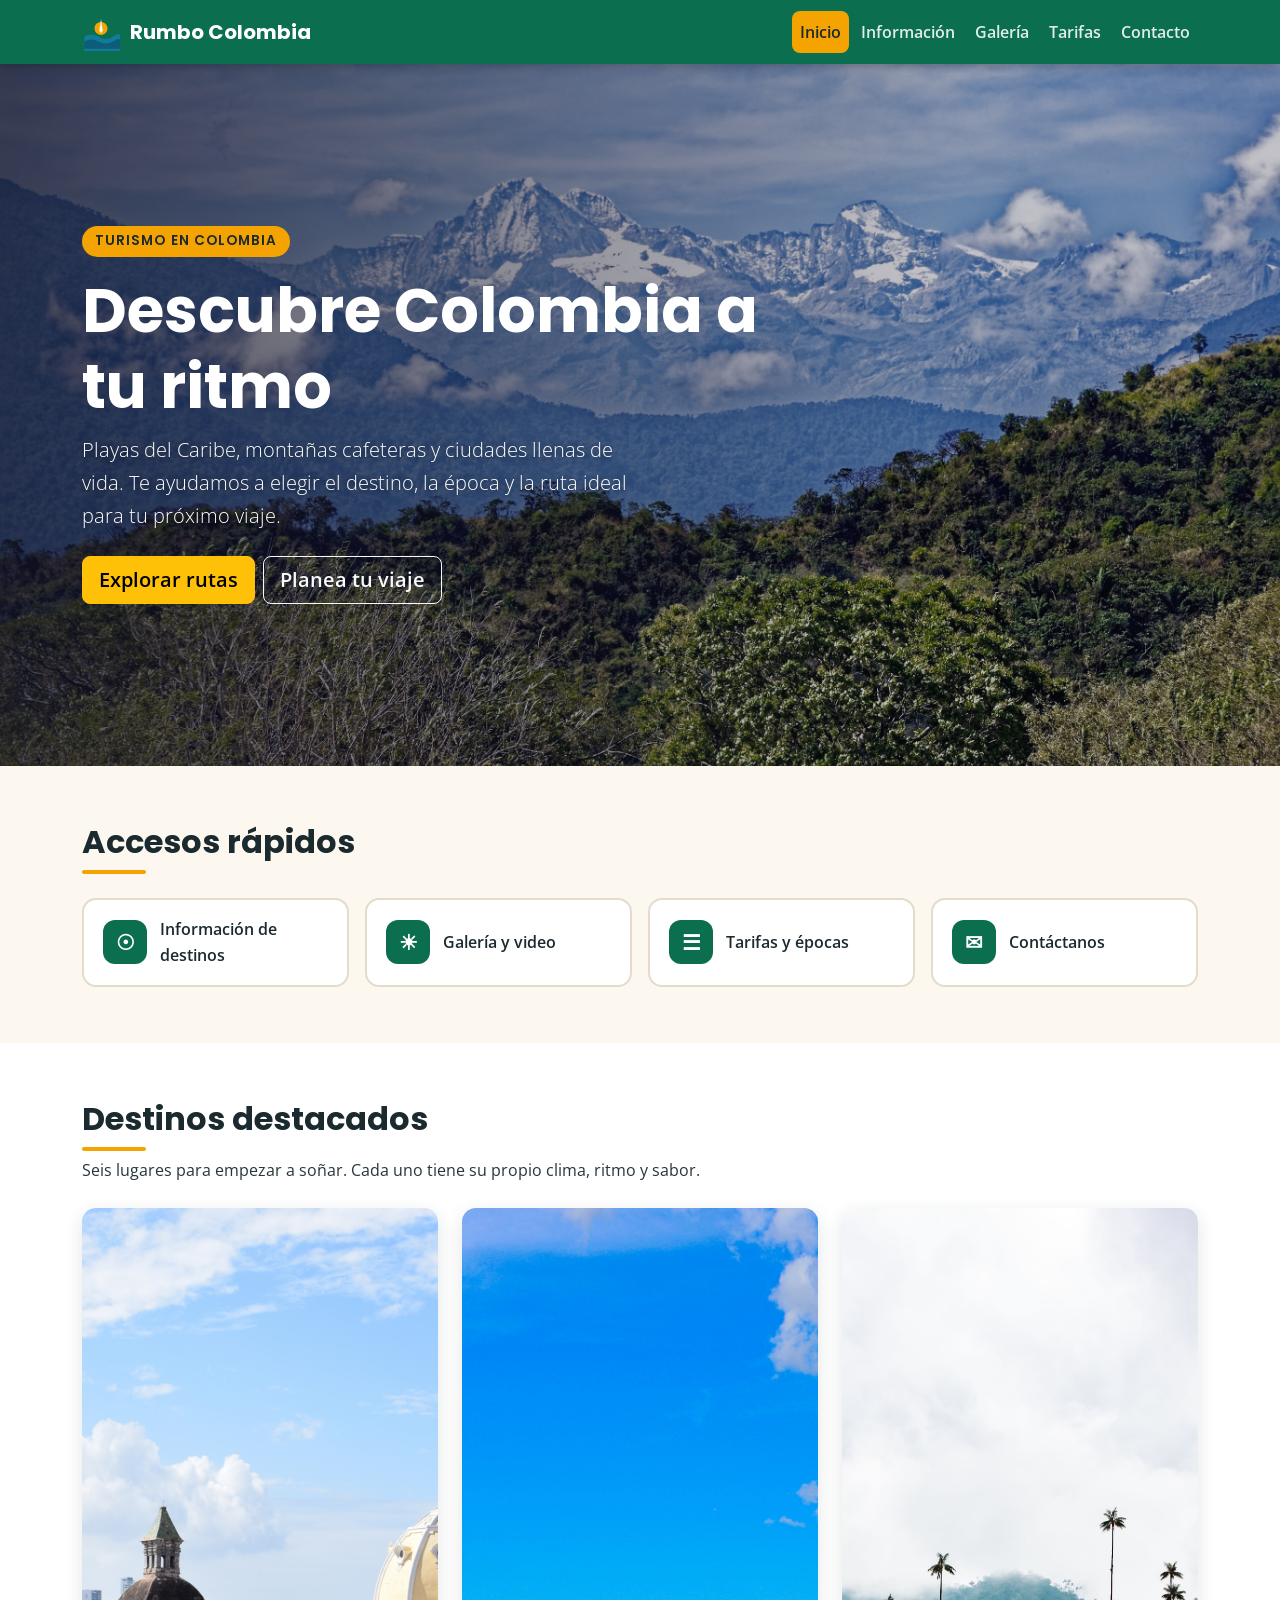
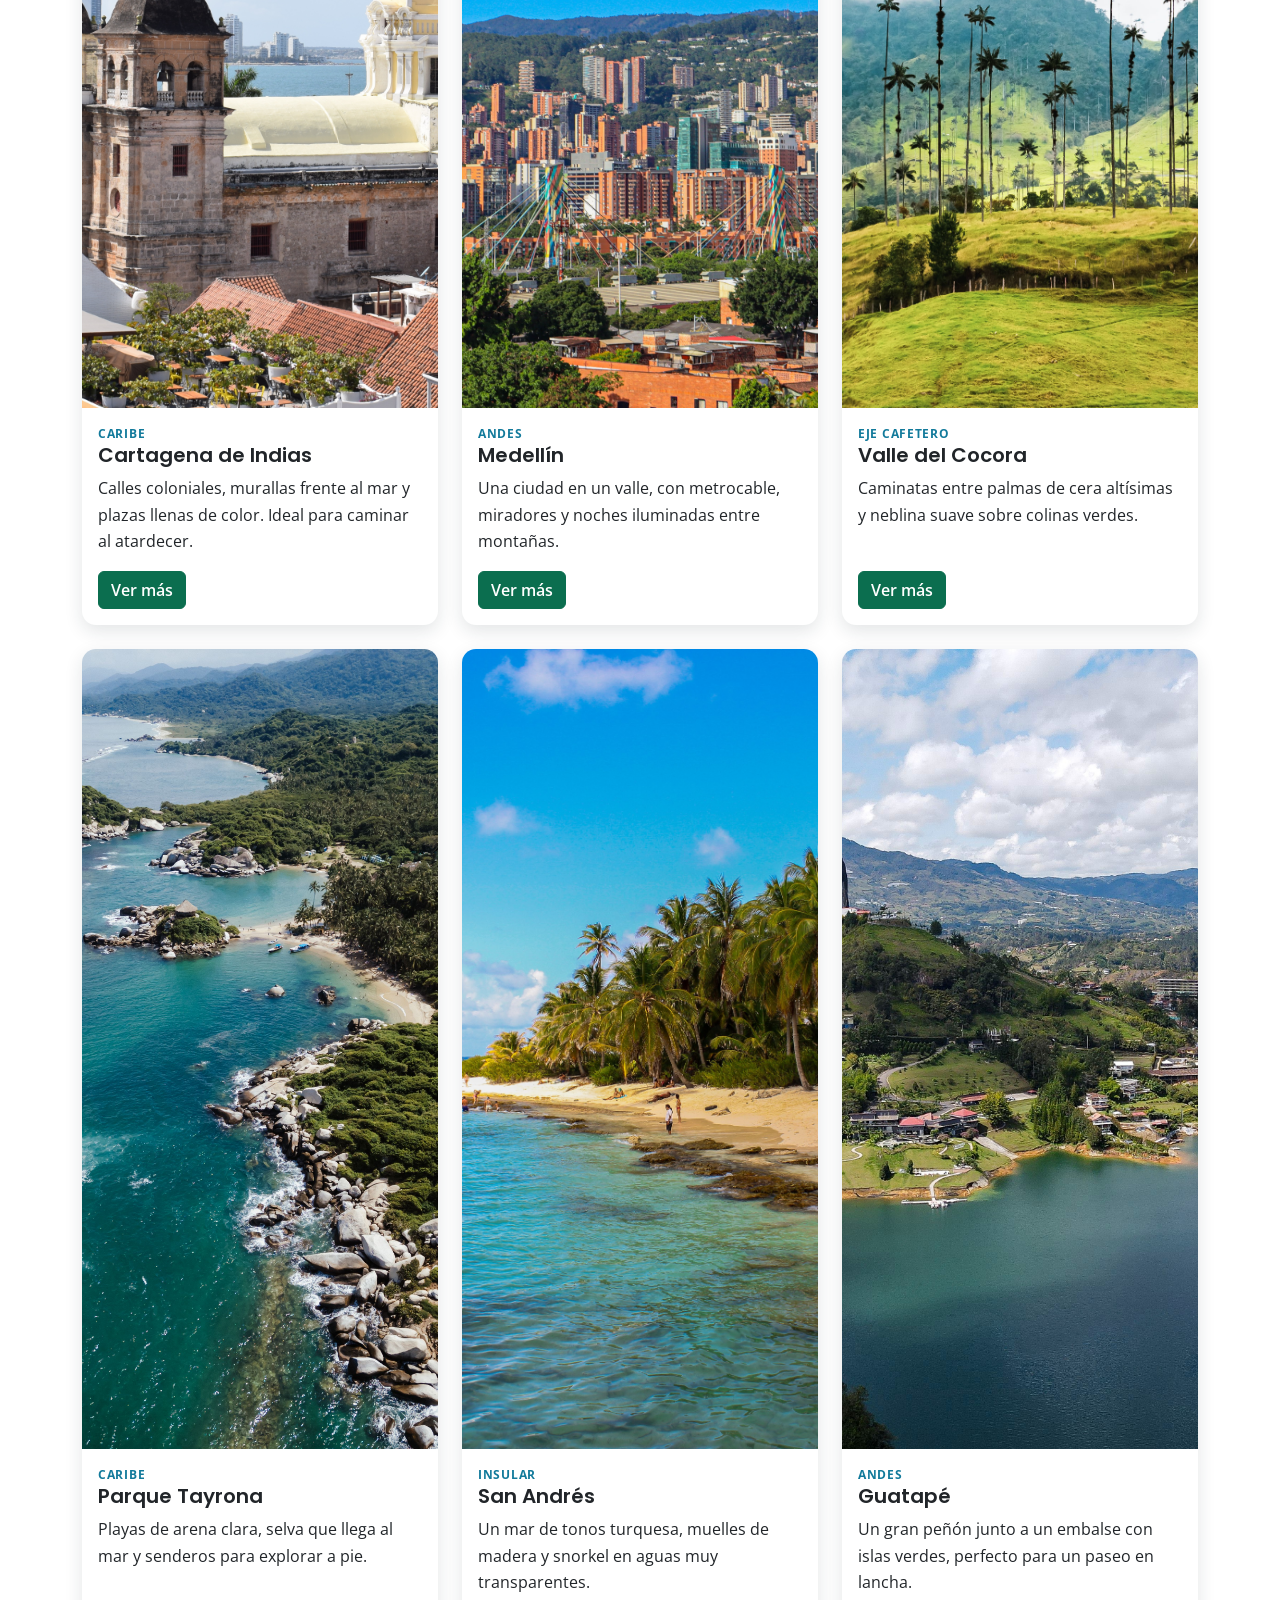
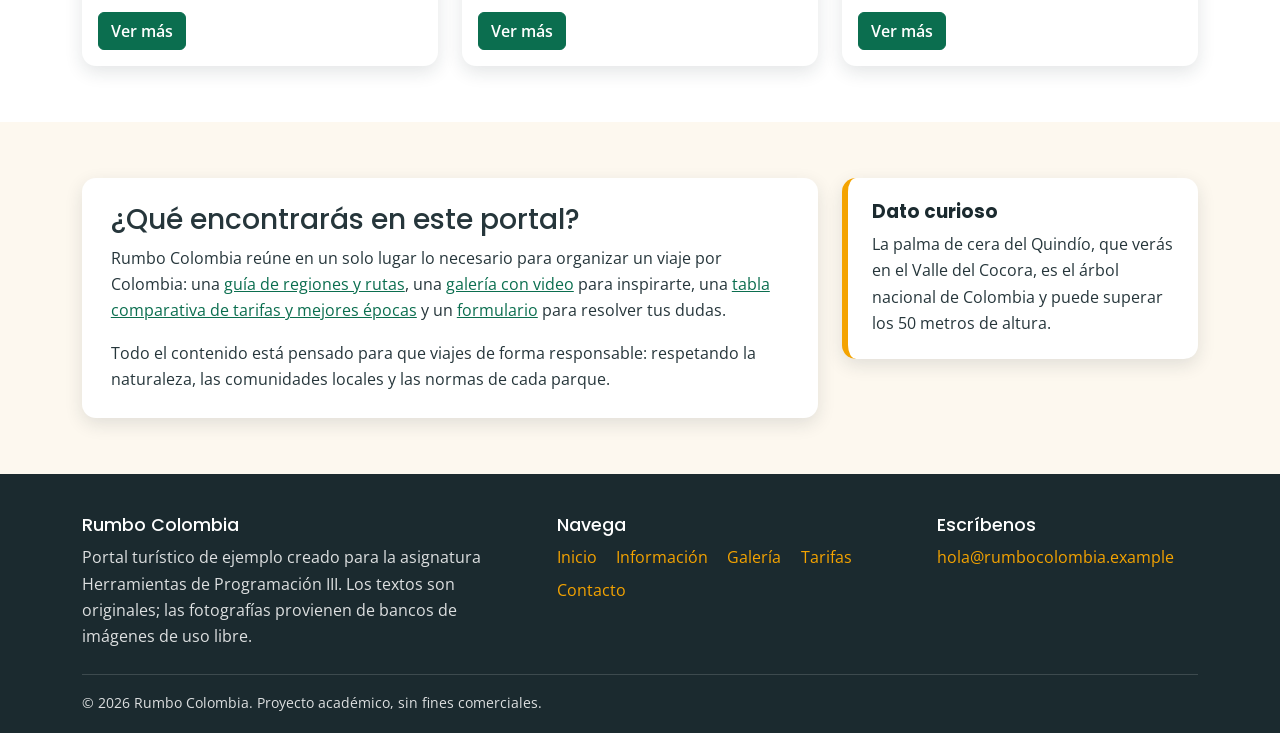
<file: index.html>
<!DOCTYPE html>
<html lang="es">
<head>
  <meta charset="UTF-8">
  <meta name="viewport" content="width=device-width, initial-scale=1">
  <title>Inicio | Rumbo Colombia</title>
  <meta name="description" content="Portal turístico de Colombia: destinos, rutas, galería, tarifas y contacto para planear tu próximo viaje.">
  <meta name="keywords" content="turismo, Colombia, viajes, destinos, Caribe, Eje Cafetero, rutas">
  <meta name="author" content="Santiago Arango Arbelaez">
  <meta property="og:title" content="Inicio | Rumbo Colombia">
  <meta property="og:description" content="Portal turístico de Colombia: destinos, rutas, galería, tarifas y contacto para planear tu próximo viaje.">
  <meta property="og:type" content="website">
  <meta property="og:locale" content="es_CO">
  <link rel="icon" type="image/svg+xml" href="img/logo.svg">
  <link rel="preconnect" href="https://fonts.googleapis.com">
  <link rel="preconnect" href="https://fonts.gstatic.com" crossorigin>
  <link href="https://fonts.googleapis.com/css2?family=Open+Sans:wght@400;600&amp;family=Poppins:wght@500;600;700&amp;display=swap" rel="stylesheet">
  <link href="https://cdn.jsdelivr.net/npm/bootstrap@5.3.3/dist/css/bootstrap.min.css" rel="stylesheet">
  <link rel="stylesheet" href="css/style.css">
</head>
<body>
  <a class="skip-link" href="#contenido">Saltar al contenido principal</a>
  <header>
    <nav class="navbar navbar-expand-lg barra-nav" aria-label="Navegación principal">
      <div class="container">
        <a class="navbar-brand" href="index.html">
          <img src="img/logo.svg" alt="Logo de Rumbo Colombia" width="38" height="38">
          <span>Rumbo Colombia</span>
        </a>
        <button class="navbar-toggler" type="button" data-bs-toggle="collapse" data-bs-target="#menu"
                aria-controls="menu" aria-expanded="false" aria-label="Abrir o cerrar el menú de navegación">
          <span class="navbar-toggler-icon"></span>
        </button>
        <div class="collapse navbar-collapse" id="menu">
          <ul class="navbar-nav ms-auto mb-2 mb-lg-0 gap-lg-1">
          <li class="nav-item"><a class="nav-link active" aria-current="page" href="index.html">Inicio</a></li>
          <li class="nav-item"><a class="nav-link" href="informacion.html">Información</a></li>
          <li class="nav-item"><a class="nav-link" href="galeria.html">Galería</a></li>
          <li class="nav-item"><a class="nav-link" href="tabla.html">Tarifas</a></li>
          <li class="nav-item"><a class="nav-link" href="contacto.html">Contacto</a></li>
          </ul>
        </div>
      </div>
    </nav>
  </header>

  <main id="contenido">
    <section class="hero" aria-labelledby="hero-titulo">
      <div class="container">
        <p class="hero-kicker">Turismo en Colombia</p>
        <h1 id="hero-titulo">Descubre Colombia a tu ritmo</h1>
        <p class="lead mb-4">Playas del Caribe, montañas cafeteras y ciudades llenas de vida. Te ayudamos a elegir el destino, la época y la ruta ideal para tu próximo viaje.</p>
        <div class="d-flex flex-wrap gap-2">
          <a class="btn btn-warning btn-lg fw-semibold" href="informacion.html">Explorar rutas</a>
          <a class="btn btn-outline-light btn-lg fw-semibold" href="contacto.html">Planea tu viaje</a>
        </div>
      </div>
    </section>

    <section class="seccion" aria-labelledby="accesos-titulo">
      <div class="container">
        <h2 id="accesos-titulo" class="titulo-seccion">Accesos rápidos</h2>
        <ul class="accesos">
          <li><a class="acceso" href="informacion.html"><span class="acceso-icono" aria-hidden="true">&#9737;</span> Información de destinos</a></li>
          <li><a class="acceso" href="galeria.html"><span class="acceso-icono" aria-hidden="true">&#9728;</span> Galería y video</a></li>
          <li><a class="acceso" href="tabla.html"><span class="acceso-icono" aria-hidden="true">&#9776;</span> Tarifas y épocas</a></li>
          <li><a class="acceso" href="contacto.html"><span class="acceso-icono" aria-hidden="true">&#9993;</span> Contáctanos</a></li>
        </ul>
      </div>
    </section>

    <section class="seccion seccion-alt" aria-labelledby="destinos-titulo">
      <div class="container">
        <h2 id="destinos-titulo" class="titulo-seccion">Destinos destacados</h2>
        <p class="mb-4">Seis lugares para empezar a soñar. Cada uno tiene su propio clima, ritmo y sabor.</p>
        <div class="row row-cols-1 row-cols-md-2 row-cols-lg-3 g-4">
        <div class="col">
          <article class="card h-100">
            <img src="img/cartagena.jpg" class="card-img-top" alt="Ilustración de casas coloniales de colores y una torre frente al mar al atardecer" width="1200" height="800" loading="lazy">
            <div class="card-body d-flex flex-column">
              <span class="etiqueta">Caribe</span>
              <h3 class="card-title h5">Cartagena de Indias</h3>
              <p class="card-text">Calles coloniales, murallas frente al mar y plazas llenas de color. Ideal para caminar al atardecer.</p>
              <a href="informacion.html" class="btn btn-principal mt-auto align-self-start" aria-label="Ver información sobre Cartagena de Indias">Ver más</a>
            </div>
          </article>
        </div>
        <div class="col">
          <article class="card h-100">
            <img src="img/medellin.jpg" class="card-img-top" alt="Ilustración nocturna de una ciudad en un valle con cabinas de cable aéreo" width="1200" height="800" loading="lazy">
            <div class="card-body d-flex flex-column">
              <span class="etiqueta">Andes</span>
              <h3 class="card-title h5">Medellín</h3>
              <p class="card-text">Una ciudad en un valle, con metrocable, miradores y noches iluminadas entre montañas.</p>
              <a href="informacion.html" class="btn btn-principal mt-auto align-self-start" aria-label="Ver información sobre Medellín">Ver más</a>
            </div>
          </article>
        </div>
        <div class="col">
          <article class="card h-100">
            <img src="img/cocora.jpg" class="card-img-top" alt="Ilustración de palmas altas sobre colinas verdes con neblina" width="1200" height="800" loading="lazy">
            <div class="card-body d-flex flex-column">
              <span class="etiqueta">Eje Cafetero</span>
              <h3 class="card-title h5">Valle del Cocora</h3>
              <p class="card-text">Caminatas entre palmas de cera altísimas y neblina suave sobre colinas verdes.</p>
              <a href="informacion.html" class="btn btn-principal mt-auto align-self-start" aria-label="Ver información sobre Valle del Cocora">Ver más</a>
            </div>
          </article>
        </div>
        <div class="col">
          <article class="card h-100">
            <img src="img/tayrona.jpg" class="card-img-top" alt="Ilustración de una playa con palmeras, rocas y mar turquesa" width="1200" height="800" loading="lazy">
            <div class="card-body d-flex flex-column">
              <span class="etiqueta">Caribe</span>
              <h3 class="card-title h5">Parque Tayrona</h3>
              <p class="card-text">Playas de arena clara, selva que llega al mar y senderos para explorar a pie.</p>
              <a href="informacion.html" class="btn btn-principal mt-auto align-self-start" aria-label="Ver información sobre Parque Tayrona">Ver más</a>
            </div>
          </article>
        </div>
        <div class="col">
          <article class="card h-100">
            <img src="img/sanandres.jpg" class="card-img-top" alt="Ilustración del mar en distintos tonos de azul con un muelle de madera" width="1200" height="800" loading="lazy">
            <div class="card-body d-flex flex-column">
              <span class="etiqueta">Insular</span>
              <h3 class="card-title h5">San Andrés</h3>
              <p class="card-text">Un mar de tonos turquesa, muelles de madera y snorkel en aguas muy transparentes.</p>
              <a href="informacion.html" class="btn btn-principal mt-auto align-self-start" aria-label="Ver información sobre San Andrés">Ver más</a>
            </div>
          </article>
        </div>
        <div class="col">
          <article class="card h-100">
            <img src="img/guatape.jpg" class="card-img-top" alt="Ilustración de una gran roca junto a un lago con un velero" width="1200" height="800" loading="lazy">
            <div class="card-body d-flex flex-column">
              <span class="etiqueta">Andes</span>
              <h3 class="card-title h5">Guatapé</h3>
              <p class="card-text">Un gran peñón junto a un embalse con islas verdes, perfecto para un paseo en lancha.</p>
              <a href="informacion.html" class="btn btn-principal mt-auto align-self-start" aria-label="Ver información sobre Guatapé">Ver más</a>
            </div>
          </article>
        </div>
        </div>
      </div>
    </section>

    <section class="seccion" aria-labelledby="resumen-titulo">
      <div class="container">
        <div class="row g-4">
          <div class="col-lg-8">
            <article class="articulo-texto">
              <h2 id="resumen-titulo" class="h3">¿Qué encontrarás en este portal?</h2>
              <p>Rumbo Colombia reúne en un solo lugar lo necesario para organizar un viaje por Colombia: una <a href="informacion.html">guía de regiones y rutas</a>, una <a href="galeria.html">galería con video</a> para inspirarte, una <a href="tabla.html">tabla comparativa de tarifas y mejores épocas</a> y un <a href="contacto.html">formulario</a> para resolver tus dudas.</p>
              <p class="mb-0">Todo el contenido está pensado para que viajes de forma responsable: respetando la naturaleza, las comunidades locales y las normas de cada parque.</p>
            </article>
          </div>
          <div class="col-lg-4">
            <aside class="aside-caja" aria-labelledby="dato-titulo">
              <h2 id="dato-titulo">Dato curioso</h2>
              <p class="mb-0">La palma de cera del Quindío, que verás en el Valle del Cocora, es el árbol nacional de Colombia y puede superar los 50 metros de altura.</p>
            </aside>
          </div>
        </div>
      </div>
    </section>
  </main>

  <footer class="pie">
    <div class="container">
      <div class="row g-4">
        <div class="col-md-5">
          <h2>Rumbo Colombia</h2>
          <p class="mb-0">Portal turístico de ejemplo creado para la asignatura Herramientas de Programación III. Los textos son originales; las fotografías provienen de bancos de imágenes de uso libre.</p>
        </div>
        <div class="col-md-4">
          <h2>Navega</h2>
          <ul class="pie-enlaces">
            <li><a href="index.html">Inicio</a></li>
            <li><a href="informacion.html">Información</a></li>
            <li><a href="galeria.html">Galería</a></li>
            <li><a href="tabla.html">Tarifas</a></li>
            <li><a href="contacto.html">Contacto</a></li>
          </ul>
        </div>
        <div class="col-md-3">
          <h2>Escríbenos</h2>
          <p class="mb-0"><a href="mailto:hola@rumbocolombia.example">hola@rumbocolombia.example</a></p>
        </div>
      </div>
      <p class="pie-copy mb-0">&copy; <span id="anio">2026</span> Rumbo Colombia. Proyecto académico, sin fines comerciales.</p>
    </div>
  </footer>

  <script src="https://cdn.jsdelivr.net/npm/bootstrap@5.3.3/dist/js/bootstrap.bundle.min.js"></script>
  <script src="js/script.js"></script>
</body>
</html>
</file>
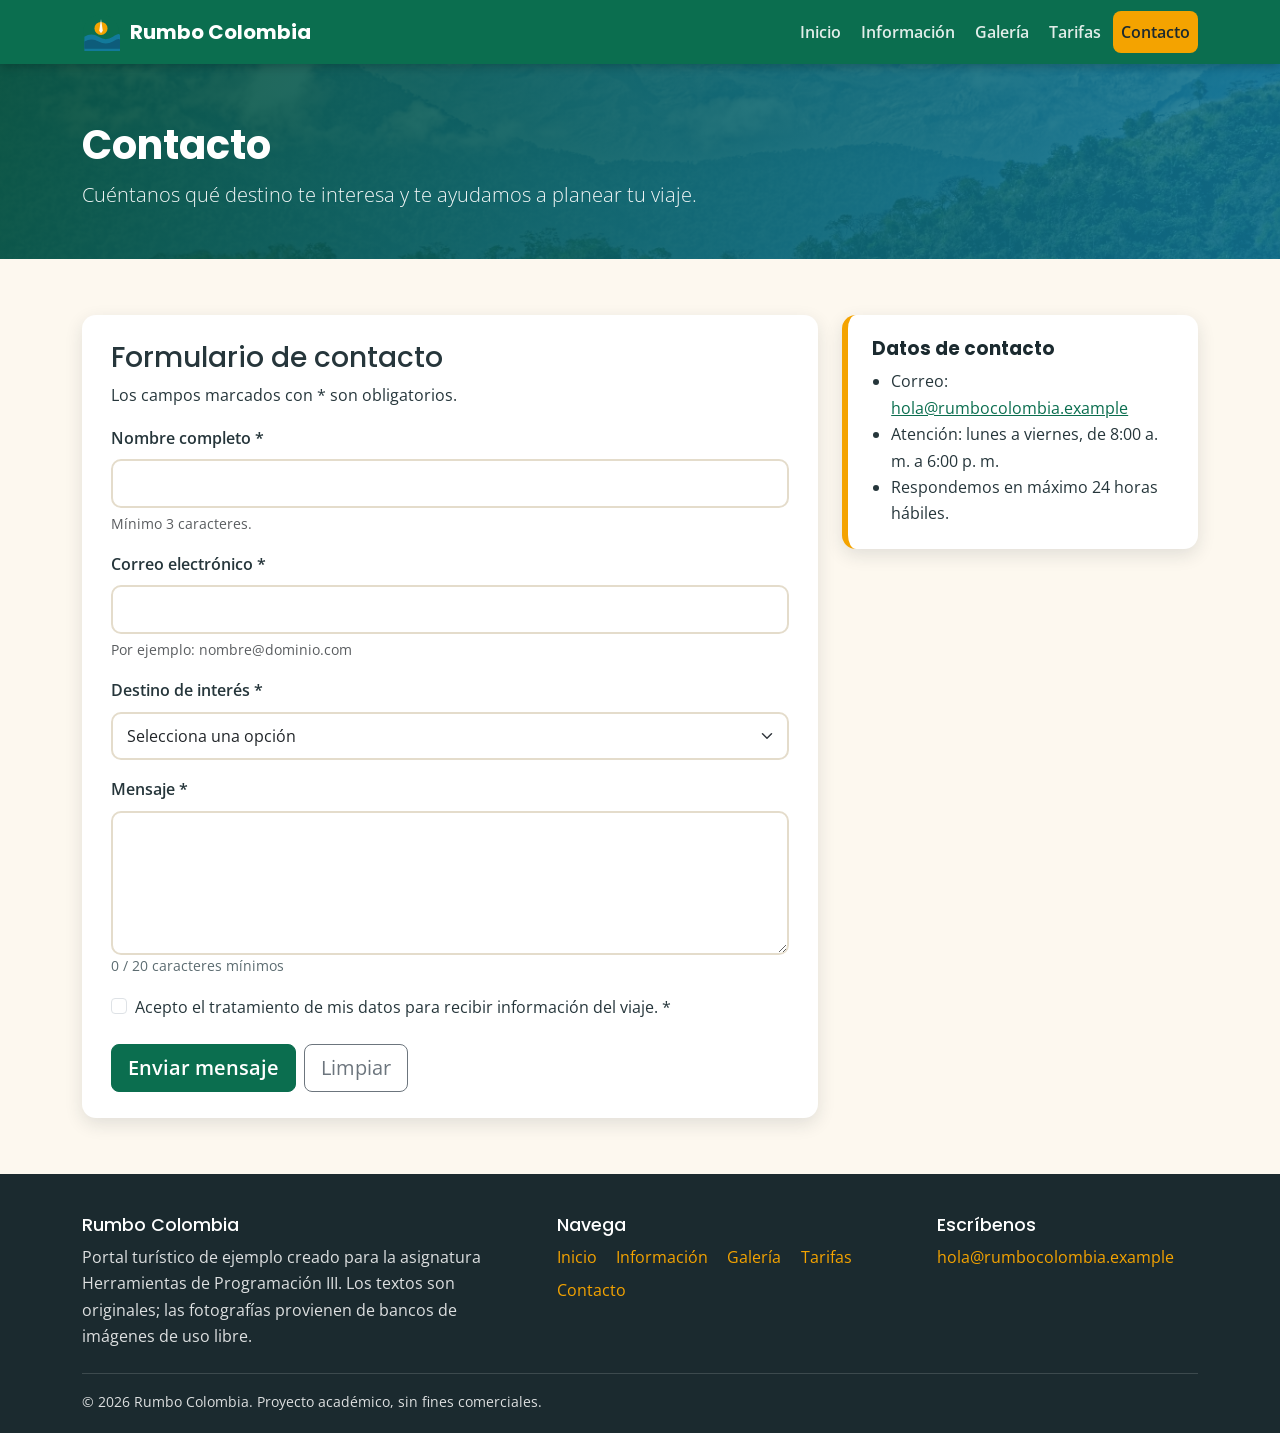
<file: contacto.html>
<!DOCTYPE html>
<html lang="es">
<head>
  <meta charset="UTF-8">
  <meta name="viewport" content="width=device-width, initial-scale=1">
  <title>Contacto | Rumbo Colombia</title>
  <meta name="description" content="Contáctanos para planear tu viaje por Colombia. Escribe tu consulta y elige tu destino de interés.">
  <meta name="keywords" content="contacto, formulario, reservas, consultas, turismo">
  <meta name="author" content="Santiago Arango Arbelaez">
  <meta property="og:title" content="Contacto | Rumbo Colombia">
  <meta property="og:description" content="Contáctanos para planear tu viaje por Colombia. Escribe tu consulta y elige tu destino de interés.">
  <meta property="og:type" content="website">
  <meta property="og:locale" content="es_CO">
  <link rel="icon" type="image/svg+xml" href="img/logo.svg">
  <link rel="preconnect" href="https://fonts.googleapis.com">
  <link rel="preconnect" href="https://fonts.gstatic.com" crossorigin>
  <link href="https://fonts.googleapis.com/css2?family=Open+Sans:wght@400;600&amp;family=Poppins:wght@500;600;700&amp;display=swap" rel="stylesheet">
  <link href="https://cdn.jsdelivr.net/npm/bootstrap@5.3.3/dist/css/bootstrap.min.css" rel="stylesheet">
  <link rel="stylesheet" href="css/style.css">
</head>
<body>
  <a class="skip-link" href="#contenido">Saltar al contenido principal</a>
  <header>
    <nav class="navbar navbar-expand-lg barra-nav" aria-label="Navegación principal">
      <div class="container">
        <a class="navbar-brand" href="index.html">
          <img src="img/logo.svg" alt="Logo de Rumbo Colombia" width="38" height="38">
          <span>Rumbo Colombia</span>
        </a>
        <button class="navbar-toggler" type="button" data-bs-toggle="collapse" data-bs-target="#menu"
                aria-controls="menu" aria-expanded="false" aria-label="Abrir o cerrar el menú de navegación">
          <span class="navbar-toggler-icon"></span>
        </button>
        <div class="collapse navbar-collapse" id="menu">
          <ul class="navbar-nav ms-auto mb-2 mb-lg-0 gap-lg-1">
          <li class="nav-item"><a class="nav-link" href="index.html">Inicio</a></li>
          <li class="nav-item"><a class="nav-link" href="informacion.html">Información</a></li>
          <li class="nav-item"><a class="nav-link" href="galeria.html">Galería</a></li>
          <li class="nav-item"><a class="nav-link" href="tabla.html">Tarifas</a></li>
          <li class="nav-item"><a class="nav-link active" aria-current="page" href="contacto.html">Contacto</a></li>
          </ul>
        </div>
      </div>
    </nav>
  </header>

  <main id="contenido">
    <section class="cabecera-pagina" aria-labelledby="titulo-pagina">
      <div class="container">
        <h1 id="titulo-pagina">Contacto</h1>
        <p class="lead">Cuéntanos qué destino te interesa y te ayudamos a planear tu viaje.</p>
      </div>
    </section>

    <section class="seccion" aria-labelledby="form-titulo">
      <div class="container">
        <div class="row g-4">
          <div class="col-lg-8">
            <article class="articulo-texto">
              <h2 id="form-titulo" class="h3">Formulario de contacto</h2>
              <p id="form-ayuda">Los campos marcados con <span aria-hidden="true">*</span> son obligatorios.</p>

              <form id="form-contacto" novalidate aria-describedby="form-ayuda">
                <div class="mb-3">
                  <label for="nombre" class="form-label">Nombre completo *</label>
                  <input type="text" class="form-control" id="nombre" name="nombre" autocomplete="name" required aria-describedby="nombre-ayuda nombre-error">
                  <div id="nombre-ayuda" class="form-text">Mínimo 3 caracteres.</div>
                  <div id="nombre-error" class="invalid-feedback" aria-live="polite"></div>
                  <div class="valid-feedback">¡Se ve bien!</div>
                </div>

                <div class="mb-3">
                  <label for="email" class="form-label">Correo electrónico *</label>
                  <input type="email" class="form-control" id="email" name="email" autocomplete="email" required aria-describedby="email-ayuda email-error">
                  <div id="email-ayuda" class="form-text">Por ejemplo: nombre@dominio.com</div>
                  <div id="email-error" class="invalid-feedback" aria-live="polite"></div>
                  <div class="valid-feedback">¡Correo válido!</div>
                </div>

                <div class="mb-3">
                  <label for="destino" class="form-label">Destino de interés *</label>
                  <select class="form-select" id="destino" name="destino" required aria-describedby="destino-error">
                    <option value="" selected>Selecciona una opción</option>
                    <option value="Cartagena de Indias">Cartagena de Indias</option>
                    <option value="Medellín">Medellín</option>
                    <option value="Valle del Cocora">Valle del Cocora</option>
                    <option value="Parque Tayrona">Parque Tayrona</option>
                    <option value="San Andrés">San Andrés</option>
                    <option value="Guatapé">Guatapé</option>
                  </select>
                  <div id="destino-error" class="invalid-feedback" aria-live="polite"></div>
                  <div class="valid-feedback">Destino seleccionado.</div>
                </div>

                <div class="mb-3">
                  <label for="mensaje" class="form-label">Mensaje *</label>
                  <textarea class="form-control" id="mensaje" name="mensaje" rows="5" required aria-describedby="contador-mensaje mensaje-error"></textarea>
                  <div id="contador-mensaje" class="contador" aria-live="off">0 / 20 caracteres mínimos</div>
                  <div id="mensaje-error" class="invalid-feedback" aria-live="polite"></div>
                  <div class="valid-feedback">Mensaje completo.</div>
                </div>

                <div class="form-check mb-4">
                  <input class="form-check-input" type="checkbox" id="acepto" name="acepto" required aria-describedby="acepto-error">
                  <label class="form-check-label" for="acepto">Acepto el tratamiento de mis datos para recibir información del viaje. *</label>
                  <div id="acepto-error" class="invalid-feedback" aria-live="polite"></div>
                </div>

                <div class="d-flex flex-wrap gap-2">
                  <button type="submit" class="btn btn-principal btn-lg">Enviar mensaje</button>
                  <button type="reset" class="btn btn-outline-secondary btn-lg">Limpiar</button>
                </div>

                <div id="resultado" role="status" aria-live="polite"></div>
              </form>
            </article>
          </div>

          <div class="col-lg-4">
            <aside class="aside-caja" aria-labelledby="datos-titulo">
              <h2 id="datos-titulo">Datos de contacto</h2>
              <ul>
                <li>Correo: <a href="mailto:hola@rumbocolombia.example">hola@rumbocolombia.example</a></li>
                <li>Atención: lunes a viernes, de 8:00 a. m. a 6:00 p. m.</li>
                <li>Respondemos en máximo 24 horas hábiles.</li>
              </ul>
            </aside>
          </div>
        </div>
      </div>
    </section>
  </main>

  <footer class="pie">
    <div class="container">
      <div class="row g-4">
        <div class="col-md-5">
          <h2>Rumbo Colombia</h2>
          <p class="mb-0">Portal turístico de ejemplo creado para la asignatura Herramientas de Programación III. Los textos son originales; las fotografías provienen de bancos de imágenes de uso libre.</p>
        </div>
        <div class="col-md-4">
          <h2>Navega</h2>
          <ul class="pie-enlaces">
            <li><a href="index.html">Inicio</a></li>
            <li><a href="informacion.html">Información</a></li>
            <li><a href="galeria.html">Galería</a></li>
            <li><a href="tabla.html">Tarifas</a></li>
            <li><a href="contacto.html">Contacto</a></li>
          </ul>
        </div>
        <div class="col-md-3">
          <h2>Escríbenos</h2>
          <p class="mb-0"><a href="mailto:hola@rumbocolombia.example">hola@rumbocolombia.example</a></p>
        </div>
      </div>
      <p class="pie-copy mb-0">&copy; <span id="anio">2026</span> Rumbo Colombia. Proyecto académico, sin fines comerciales.</p>
    </div>
  </footer>

  <script src="https://cdn.jsdelivr.net/npm/bootstrap@5.3.3/dist/js/bootstrap.bundle.min.js"></script>
  <script src="js/script.js"></script>
</body>
</html>
</file>
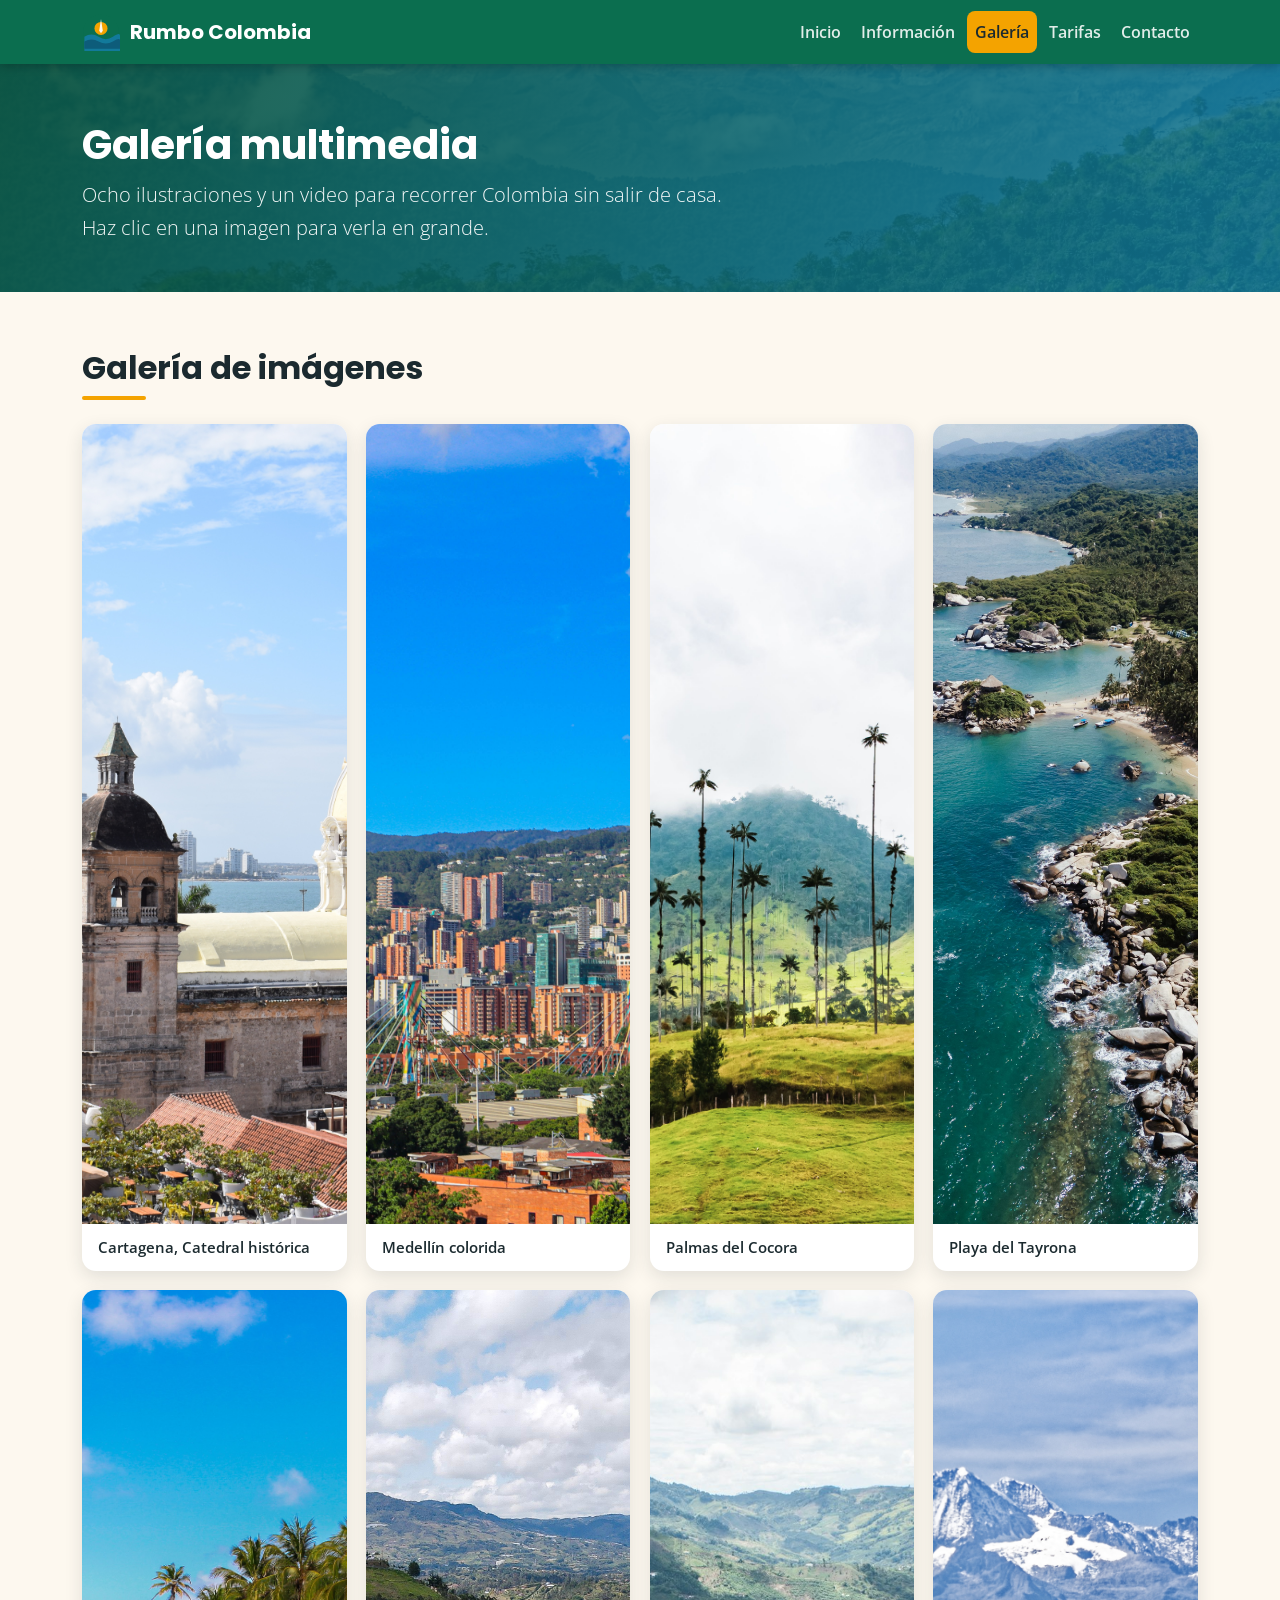
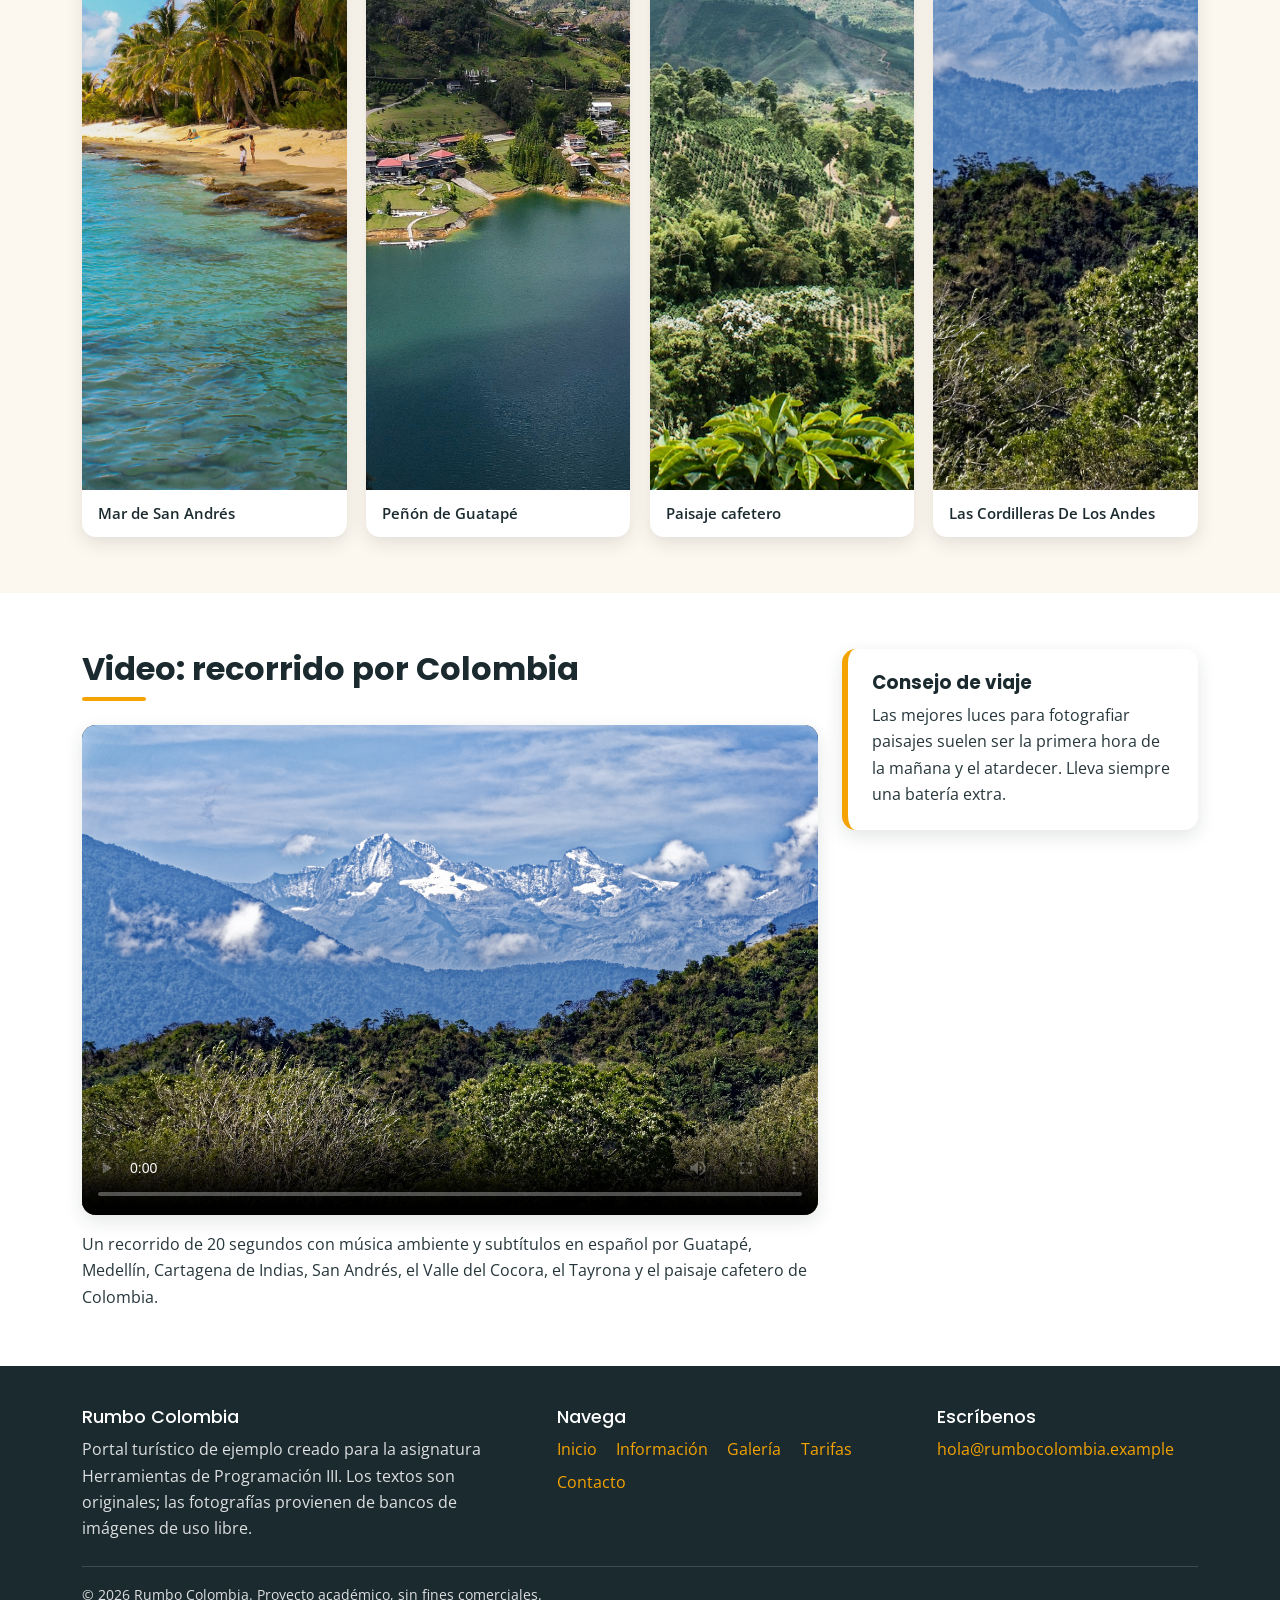
<file: galeria.html>
<!DOCTYPE html>
<html lang="es">
<head>
  <meta charset="UTF-8">
  <meta name="viewport" content="width=device-width, initial-scale=1">
  <title>Galería | Rumbo Colombia</title>
  <meta name="description" content="Galería de ilustraciones y video de destinos turísticos de Colombia: Cartagena, Medellín, Cocora, Tayrona y más.">
  <meta name="keywords" content="galería, video, imágenes, destinos, Colombia">
  <meta name="author" content="Santiago Arango Arbelaez">
  <meta property="og:title" content="Galería | Rumbo Colombia">
  <meta property="og:description" content="Galería de ilustraciones y video de destinos turísticos de Colombia: Cartagena, Medellín, Cocora, Tayrona y más.">
  <meta property="og:type" content="website">
  <meta property="og:locale" content="es_CO">
  <link rel="icon" type="image/svg+xml" href="img/logo.svg">
  <link rel="preconnect" href="https://fonts.googleapis.com">
  <link rel="preconnect" href="https://fonts.gstatic.com" crossorigin>
  <link href="https://fonts.googleapis.com/css2?family=Open+Sans:wght@400;600&amp;family=Poppins:wght@500;600;700&amp;display=swap" rel="stylesheet">
  <link href="https://cdn.jsdelivr.net/npm/bootstrap@5.3.3/dist/css/bootstrap.min.css" rel="stylesheet">
  <link rel="stylesheet" href="css/style.css">
</head>
<body>
  <a class="skip-link" href="#contenido">Saltar al contenido principal</a>
  <header>
    <nav class="navbar navbar-expand-lg barra-nav" aria-label="Navegación principal">
      <div class="container">
        <a class="navbar-brand" href="index.html">
          <img src="img/logo.svg" alt="Logo de Rumbo Colombia" width="38" height="38">
          <span>Rumbo Colombia</span>
        </a>
        <button class="navbar-toggler" type="button" data-bs-toggle="collapse" data-bs-target="#menu"
                aria-controls="menu" aria-expanded="false" aria-label="Abrir o cerrar el menú de navegación">
          <span class="navbar-toggler-icon"></span>
        </button>
        <div class="collapse navbar-collapse" id="menu">
          <ul class="navbar-nav ms-auto mb-2 mb-lg-0 gap-lg-1">
          <li class="nav-item"><a class="nav-link" href="index.html">Inicio</a></li>
          <li class="nav-item"><a class="nav-link" href="informacion.html">Información</a></li>
          <li class="nav-item"><a class="nav-link active" aria-current="page" href="galeria.html">Galería</a></li>
          <li class="nav-item"><a class="nav-link" href="tabla.html">Tarifas</a></li>
          <li class="nav-item"><a class="nav-link" href="contacto.html">Contacto</a></li>
          </ul>
        </div>
      </div>
    </nav>
  </header>

  <main id="contenido">
    <section class="cabecera-pagina" aria-labelledby="titulo-pagina">
      <div class="container">
        <h1 id="titulo-pagina">Galería multimedia</h1>
        <p class="lead">Ocho ilustraciones y un video para recorrer Colombia sin salir de casa. Haz clic en una imagen para verla en grande.</p>
      </div>
    </section>

    <section class="seccion" aria-labelledby="fotos-titulo">
      <div class="container">
        <h2 id="fotos-titulo" class="titulo-seccion mb-4">Galería de imágenes</h2>
        <div class="galeria-grid">
        <figure>
          <a class="galeria-enlace" href="img/cartagena.jpg" data-titulo="Cartagena, Catedral histórica">
            <img src="img/cartagena.jpg" alt="Ilustración donde se refleja la Catedral histórica en Cartagena con tejados coloniales, mar y horizonte urbano" width="1200" height="800" loading="lazy">
          </a>
          <figcaption>Cartagena, Catedral histórica</figcaption>
        </figure>
        <figure>
          <a class="galeria-enlace" href="img/medellin.jpg" data-titulo="Medellín colorida">
            <img src="img/medellin.jpg" alt="Ilustración diurna de Medellín con su entorno natural y arquitectura" width="1200" height="800" loading="lazy">
          </a>
          <figcaption>Medellín colorida</figcaption>
        </figure>
        <figure>
          <a class="galeria-enlace" href="img/cocora.jpg" data-titulo="Palmas del Cocora">
            <img src="img/cocora.jpg" alt="Ilustración de palmas altas sobre colinas verdes con neblina" width="1200" height="800" loading="lazy">
          </a>
          <figcaption>Palmas del Cocora</figcaption>
        </figure>
        <figure>
          <a class="galeria-enlace" href="img/tayrona.jpg" data-titulo="Playa del Tayrona">
            <img src="img/tayrona.jpg" alt="Ilustración de una playa con palmeras, rocas y mar turquesa" width="1200" height="800" loading="lazy">
          </a>
          <figcaption>Playa del Tayrona</figcaption>
        </figure>
        <figure>
          <a class="galeria-enlace" href="img/sanandres.jpg" data-titulo="Mar de San Andrés">
            <img src="img/sanandres.jpg" alt="Ilustración del mar en bandas de azul con un hermoso contraste" width="1200" height="800" loading="lazy">
          </a>
          <figcaption>Mar de San Andrés</figcaption>
        </figure>
        <figure>
          <a class="galeria-enlace" href="img/guatape.jpg" data-titulo="Peñón de Guatapé">
            <img src="img/guatape.jpg" alt="Ilustración de una gran roca junto a un lago con un velero" width="1200" height="800" loading="lazy">
          </a>
          <figcaption>Peñón de Guatapé</figcaption>
        </figure>
        <figure>
          <a class="galeria-enlace" href="img/cafe.jpg" data-titulo="Paisaje cafetero">
            <img src="img/cafe.jpg" alt="Ilustración de cultivos de café en hileras y un hermoso paisaje" width="1200" height="800" loading="lazy">
          </a>
          <figcaption>Paisaje cafetero</figcaption>
        </figure>
        <figure>
          <a class="galeria-enlace" href="img/hero.jpg" data-titulo="Las Cordilleras De Los Andes">
            <img src="img/hero.jpg" alt="Ilustración de las cordilleras con montañas en capas, picos en nieve y bosques verdes" width="1200" height="800" loading="lazy">
          </a>
          <figcaption>Las Cordilleras De Los Andes</figcaption>
        </figure>
        </div>
      </div>
    </section>

    <section class="seccion seccion-alt" aria-labelledby="video-titulo">
      <div class="container">
        <div class="row g-4 align-items-start">
          <div class="col-lg-8">
            <article>
              <h2 id="video-titulo" class="titulo-seccion mb-4">Video: recorrido por Colombia</h2>
              <div class="video-marco">
                <video controls preload="metadata" poster="media/poster.jpg" aria-describedby="video-desc">
                  <source src="media/recorrido.mp4" type="video/mp4">
                  <track kind="subtitles" src="media/subtitulos.vtt" srclang="es" label="Español" default>
                  Tu navegador no admite video HTML5.
                </video>
              </div>
              <p id="video-desc" class="mt-3 mb-0">Un recorrido de 20 segundos con música ambiente y subtítulos en español por Guatapé, Medellín, Cartagena de Indias, San Andrés, el Valle del Cocora, el Tayrona y el paisaje cafetero de Colombia.</p>
            </article>
          </div>
          <div class="col-lg-4">
            <aside class="aside-caja" aria-labelledby="foto-titulo">
              <h2 id="foto-titulo">Consejo de viaje</h2>
              <p class="mb-0">Las mejores luces para fotografiar paisajes suelen ser la primera hora de la mañana y el atardecer. Lleva siempre una batería extra.</p>
            </aside>
          </div>
        </div>
      </div>
    </section>

    <div class="modal fade" id="visor" tabindex="-1" aria-labelledby="visor-titulo" aria-hidden="true">
      <div class="modal-dialog modal-lg modal-dialog-centered">
        <div class="modal-content">
          <div class="modal-header">
            <h2 class="modal-title fs-5" id="visor-titulo">Imagen</h2>
            <button type="button" class="btn-close" data-bs-dismiss="modal" aria-label="Cerrar"></button>
          </div>
          <div class="modal-body p-0">
            <img id="visor-imagen" class="img-fluid w-100" src="img/hero.jpg" alt="Vista ampliada de la imagen seleccionada">
          </div>
        </div>
      </div>
    </div>
  </main>

  <footer class="pie">
    <div class="container">
      <div class="row g-4">
        <div class="col-md-5">
          <h2>Rumbo Colombia</h2>
          <p class="mb-0">Portal turístico de ejemplo creado para la asignatura Herramientas de Programación III. Los textos son originales; las fotografías provienen de bancos de imágenes de uso libre.</p>
        </div>
        <div class="col-md-4">
          <h2>Navega</h2>
          <ul class="pie-enlaces">
            <li><a href="index.html">Inicio</a></li>
            <li><a href="informacion.html">Información</a></li>
            <li><a href="galeria.html">Galería</a></li>
            <li><a href="tabla.html">Tarifas</a></li>
            <li><a href="contacto.html">Contacto</a></li>
          </ul>
        </div>
        <div class="col-md-3">
          <h2>Escríbenos</h2>
          <p class="mb-0"><a href="mailto:hola@rumbocolombia.example">hola@rumbocolombia.example</a></p>
        </div>
      </div>
      <p class="pie-copy mb-0">&copy; <span id="anio">2026</span> Rumbo Colombia. Proyecto académico, sin fines comerciales.</p>
    </div>
  </footer>

  <script src="https://cdn.jsdelivr.net/npm/bootstrap@5.3.3/dist/js/bootstrap.bundle.min.js"></script>
  <script src="js/script.js"></script>
</body>
</html>
</file>
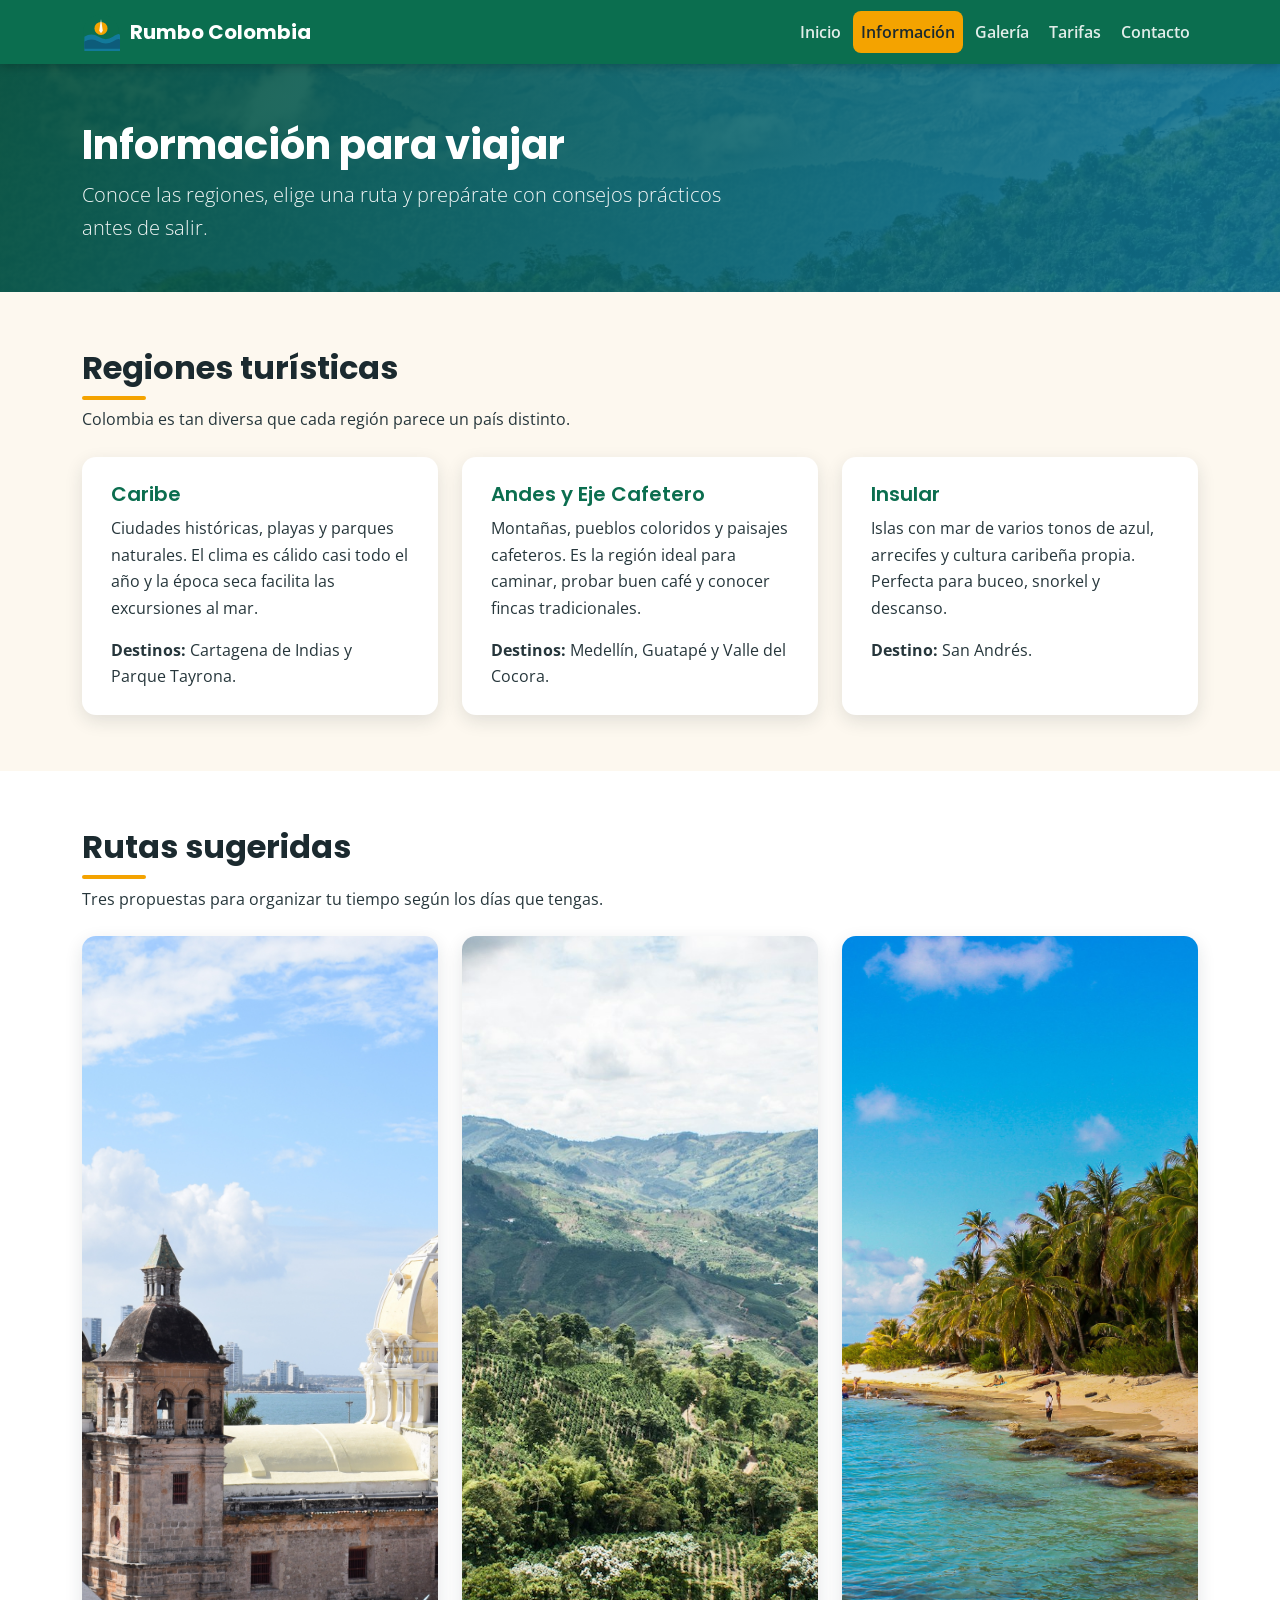
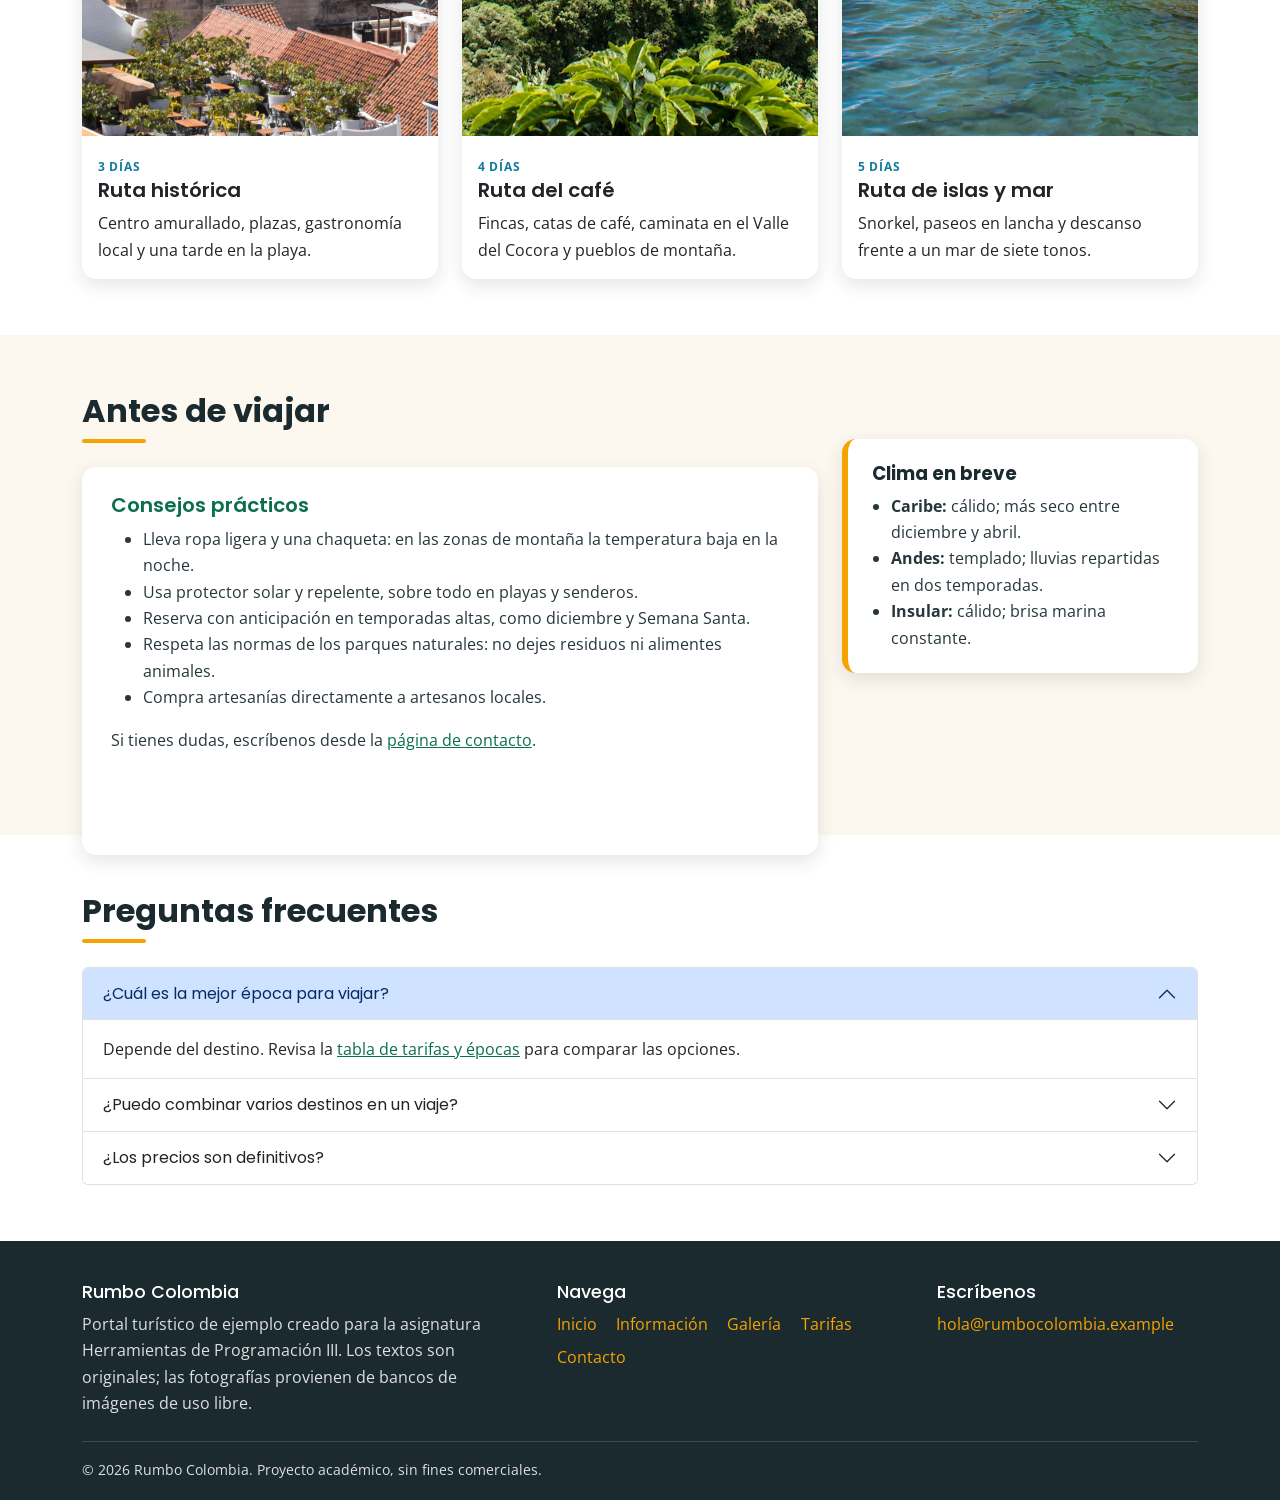
<file: informacion.html>
<!DOCTYPE html>
<html lang="es">
<head>
  <meta charset="UTF-8">
  <meta name="viewport" content="width=device-width, initial-scale=1">
  <title>Información | Rumbo Colombia</title>
  <meta name="description" content="Regiones turísticas de Colombia, rutas sugeridas, consejos prácticos y preguntas frecuentes para viajar mejor.">
  <meta name="keywords" content="regiones, rutas, consejos de viaje, clima, Colombia">
  <meta name="author" content="Santiago Arango Arbelaez">
  <meta property="og:title" content="Información | Rumbo Colombia">
  <meta property="og:description" content="Regiones turísticas de Colombia, rutas sugeridas, consejos prácticos y preguntas frecuentes para viajar mejor.">
  <meta property="og:type" content="website">
  <meta property="og:locale" content="es_CO">
  <link rel="icon" type="image/svg+xml" href="img/logo.svg">
  <link rel="preconnect" href="https://fonts.googleapis.com">
  <link rel="preconnect" href="https://fonts.gstatic.com" crossorigin>
  <link href="https://fonts.googleapis.com/css2?family=Open+Sans:wght@400;600&amp;family=Poppins:wght@500;600;700&amp;display=swap" rel="stylesheet">
  <link href="https://cdn.jsdelivr.net/npm/bootstrap@5.3.3/dist/css/bootstrap.min.css" rel="stylesheet">
  <link rel="stylesheet" href="css/style.css">
</head>
<body>
  <a class="skip-link" href="#contenido">Saltar al contenido principal</a>
  <header>
    <nav class="navbar navbar-expand-lg barra-nav" aria-label="Navegación principal">
      <div class="container">
        <a class="navbar-brand" href="index.html">
          <img src="img/logo.svg" alt="Logo de Rumbo Colombia" width="38" height="38">
          <span>Rumbo Colombia</span>
        </a>
        <button class="navbar-toggler" type="button" data-bs-toggle="collapse" data-bs-target="#menu"
                aria-controls="menu" aria-expanded="false" aria-label="Abrir o cerrar el menú de navegación">
          <span class="navbar-toggler-icon"></span>
        </button>
        <div class="collapse navbar-collapse" id="menu">
          <ul class="navbar-nav ms-auto mb-2 mb-lg-0 gap-lg-1">
          <li class="nav-item"><a class="nav-link" href="index.html">Inicio</a></li>
          <li class="nav-item"><a class="nav-link active" aria-current="page" href="informacion.html">Información</a></li>
          <li class="nav-item"><a class="nav-link" href="galeria.html">Galería</a></li>
          <li class="nav-item"><a class="nav-link" href="tabla.html">Tarifas</a></li>
          <li class="nav-item"><a class="nav-link" href="contacto.html">Contacto</a></li>
          </ul>
        </div>
      </div>
    </nav>
  </header>

  <main id="contenido">
    <section class="cabecera-pagina" aria-labelledby="titulo-pagina">
      <div class="container">
        <h1 id="titulo-pagina">Información para viajar</h1>
        <p class="lead">Conoce las regiones, elige una ruta y prepárate con consejos prácticos antes de salir.</p>
      </div>
    </section>

    <section class="seccion" aria-labelledby="regiones-titulo">
      <div class="container">
        <h2 id="regiones-titulo" class="titulo-seccion">Regiones turísticas</h2>
        <p class="mb-4">Colombia es tan diversa que cada región parece un país distinto.</p>
        <div class="row g-4">
          <div class="col-lg-4">
            <article class="articulo-texto">
              <h3>Caribe</h3>
              <p>Ciudades históricas, playas y parques naturales. El clima es cálido casi todo el año y la época seca facilita las excursiones al mar.</p>
              <p class="mb-0"><strong>Destinos:</strong> Cartagena de Indias y Parque Tayrona.</p>
            </article>
          </div>
          <div class="col-lg-4">
            <article class="articulo-texto">
              <h3>Andes y Eje Cafetero</h3>
              <p>Montañas, pueblos coloridos y paisajes cafeteros. Es la región ideal para caminar, probar buen café y conocer fincas tradicionales.</p>
              <p class="mb-0"><strong>Destinos:</strong> Medellín, Guatapé y Valle del Cocora.</p>
            </article>
          </div>
          <div class="col-lg-4">
            <article class="articulo-texto">
              <h3>Insular</h3>
              <p>Islas con mar de varios tonos de azul, arrecifes y cultura caribeña propia. Perfecta para buceo, snorkel y descanso.</p>
              <p class="mb-0"><strong>Destino:</strong> San Andrés.</p>
            </article>
          </div>
        </div>
      </div>
    </section>

    <section class="seccion seccion-alt" aria-labelledby="rutas-titulo">
      <div class="container">
        <h2 id="rutas-titulo" class="titulo-seccion">Rutas sugeridas</h2>
        <p class="mb-4">Tres propuestas para organizar tu tiempo según los días que tengas.</p>
        <div class="row row-cols-1 row-cols-md-3 g-4">
          <div class="col">
            <article class="card h-100">
              <img src="img/cartagena.jpg" class="card-img-top" alt="Ilustración de casas coloniales frente al mar" width="1200" height="800" loading="lazy">
              <div class="card-body">
                <span class="etiqueta">3 días</span>
                <h3 class="card-title h5">Ruta histórica</h3>
                <p class="card-text">Centro amurallado, plazas, gastronomía local y una tarde en la playa.</p>
              </div>
            </article>
          </div>
          <div class="col">
            <article class="card h-100">
              <img src="img/cafe.jpg" class="card-img-top" alt="Ilustración de una finca cafetera entre cultivos en terrazas" width="1200" height="800" loading="lazy">
              <div class="card-body">
                <span class="etiqueta">4 días</span>
                <h3 class="card-title h5">Ruta del café</h3>
                <p class="card-text">Fincas, catas de café, caminata en el Valle del Cocora y pueblos de montaña.</p>
              </div>
            </article>
          </div>
          <div class="col">
            <article class="card h-100">
              <img src="img/sanandres.jpg" class="card-img-top" alt="Ilustración del mar turquesa con un muelle de madera" width="1200" height="800" loading="lazy">
              <div class="card-body">
                <span class="etiqueta">5 días</span>
                <h3 class="card-title h5">Ruta de islas y mar</h3>
                <p class="card-text">Snorkel, paseos en lancha y descanso frente a un mar de siete tonos.</p>
              </div>
            </article>
          </div>
        </div>
      </div>
    </section>

    <section class="seccion" aria-labelledby="antes-titulo">
      <div class="container">
        <div class="row g-4">
          <div class="col-lg-8">
            <h2 id="antes-titulo" class="titulo-seccion">Antes de viajar</h2>
            <article class="articulo-texto mt-4">
              <h3>Consejos prácticos</h3>
              <ul>
                <li>Lleva ropa ligera y una chaqueta: en las zonas de montaña la temperatura baja en la noche.</li>
                <li>Usa protector solar y repelente, sobre todo en playas y senderos.</li>
                <li>Reserva con anticipación en temporadas altas, como diciembre y Semana Santa.</li>
                <li>Respeta las normas de los parques naturales: no dejes residuos ni alimentes animales.</li>
                <li>Compra artesanías directamente a artesanos locales.</li>
              </ul>
              <p class="mb-0">Si tienes dudas, escríbenos desde la <a href="contacto.html">página de contacto</a>.</p>
            </article>
          </div>
          <div class="col-lg-4">
            <aside class="aside-caja mt-lg-5" aria-labelledby="clima-titulo">
              <h2 id="clima-titulo">Clima en breve</h2>
              <ul>
                <li><strong>Caribe:</strong> cálido; más seco entre diciembre y abril.</li>
                <li><strong>Andes:</strong> templado; lluvias repartidas en dos temporadas.</li>
                <li><strong>Insular:</strong> cálido; brisa marina constante.</li>
              </ul>
            </aside>
          </div>
        </div>
      </div>
    </section>

    <section class="seccion seccion-alt" aria-labelledby="faq-titulo">
      <div class="container">
        <h2 id="faq-titulo" class="titulo-seccion">Preguntas frecuentes</h2>
        <div class="accordion mt-4" id="faq">
          <div class="accordion-item">
            <h3 class="accordion-header">
              <button class="accordion-button" type="button" data-bs-toggle="collapse" data-bs-target="#faq1" aria-expanded="true" aria-controls="faq1">¿Cuál es la mejor época para viajar?</button>
            </h3>
            <div id="faq1" class="accordion-collapse collapse show" data-bs-parent="#faq">
              <div class="accordion-body">Depende del destino. Revisa la <a href="tabla.html">tabla de tarifas y épocas</a> para comparar las opciones.</div>
            </div>
          </div>
          <div class="accordion-item">
            <h3 class="accordion-header">
              <button class="accordion-button collapsed" type="button" data-bs-toggle="collapse" data-bs-target="#faq2" aria-expanded="false" aria-controls="faq2">¿Puedo combinar varios destinos en un viaje?</button>
            </h3>
            <div id="faq2" class="accordion-collapse collapse" data-bs-parent="#faq">
              <div class="accordion-body">Sí. Muchas personas unen una ruta de ciudad con otra de naturaleza. Cuéntanos tus fechas desde el formulario de contacto.</div>
            </div>
          </div>
          <div class="accordion-item">
            <h3 class="accordion-header">
              <button class="accordion-button collapsed" type="button" data-bs-toggle="collapse" data-bs-target="#faq3" aria-expanded="false" aria-controls="faq3">¿Los precios son definitivos?</button>
            </h3>
            <div id="faq3" class="accordion-collapse collapse" data-bs-parent="#faq">
              <div class="accordion-body">No. Los valores del portal son referenciales y pueden variar según la temporada y la disponibilidad.</div>
            </div>
          </div>
        </div>
      </div>
    </section>
  </main>

  <footer class="pie">
    <div class="container">
      <div class="row g-4">
        <div class="col-md-5">
          <h2>Rumbo Colombia</h2>
          <p class="mb-0">Portal turístico de ejemplo creado para la asignatura Herramientas de Programación III. Los textos son originales; las fotografías provienen de bancos de imágenes de uso libre.</p>
        </div>
        <div class="col-md-4">
          <h2>Navega</h2>
          <ul class="pie-enlaces">
            <li><a href="index.html">Inicio</a></li>
            <li><a href="informacion.html">Información</a></li>
            <li><a href="galeria.html">Galería</a></li>
            <li><a href="tabla.html">Tarifas</a></li>
            <li><a href="contacto.html">Contacto</a></li>
          </ul>
        </div>
        <div class="col-md-3">
          <h2>Escríbenos</h2>
          <p class="mb-0"><a href="mailto:hola@rumbocolombia.example">hola@rumbocolombia.example</a></p>
        </div>
      </div>
      <p class="pie-copy mb-0">&copy; <span id="anio">2026</span> Rumbo Colombia. Proyecto académico, sin fines comerciales.</p>
    </div>
  </footer>

  <script src="https://cdn.jsdelivr.net/npm/bootstrap@5.3.3/dist/js/bootstrap.bundle.min.js"></script>
  <script src="js/script.js"></script>
</body>
</html>
</file>
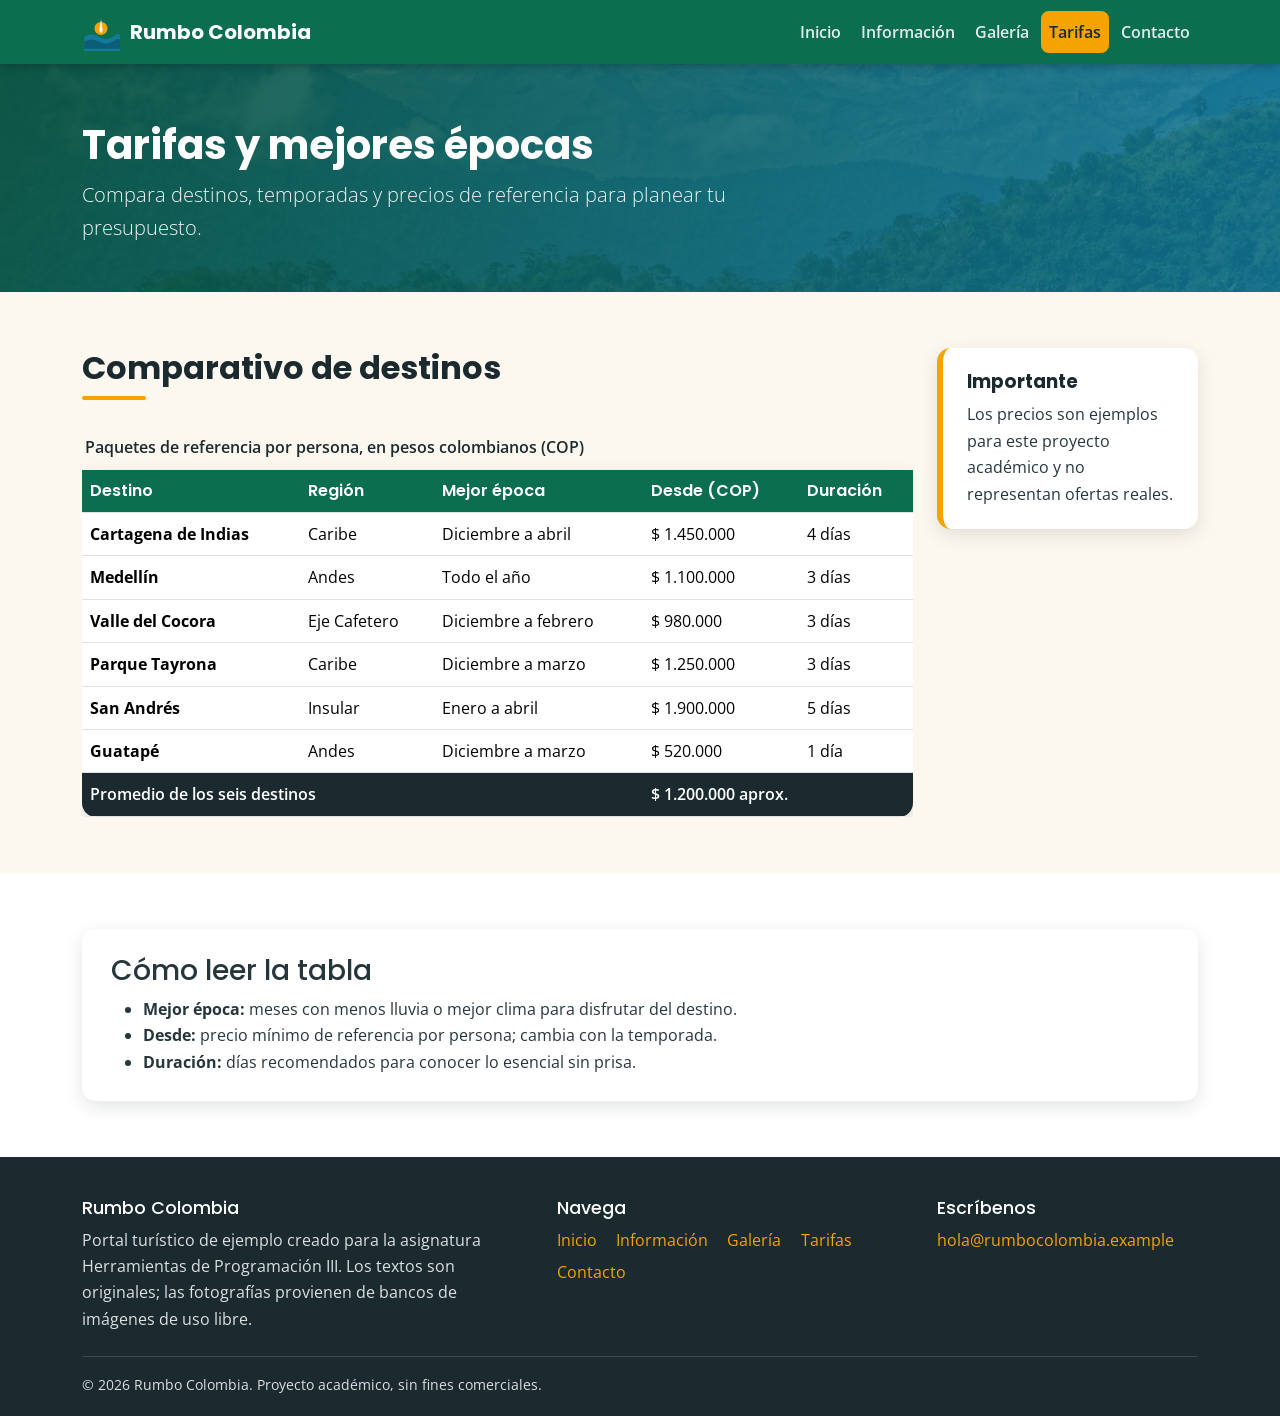
<file: tabla.html>
<!DOCTYPE html>
<html lang="es">
<head>
  <meta charset="UTF-8">
  <meta name="viewport" content="width=device-width, initial-scale=1">
  <title>Tarifas | Rumbo Colombia</title>
  <meta name="description" content="Tabla comparativa de destinos turísticos de Colombia con región, mejor época, precio de referencia y duración.">
  <meta name="keywords" content="tarifas, precios, mejor época, comparativo, turismo">
  <meta name="author" content="Santiago Arango Arbelaez">
  <meta property="og:title" content="Tarifas | Rumbo Colombia">
  <meta property="og:description" content="Tabla comparativa de destinos turísticos de Colombia con región, mejor época, precio de referencia y duración.">
  <meta property="og:type" content="website">
  <meta property="og:locale" content="es_CO">
  <link rel="icon" type="image/svg+xml" href="img/logo.svg">
  <link rel="preconnect" href="https://fonts.googleapis.com">
  <link rel="preconnect" href="https://fonts.gstatic.com" crossorigin>
  <link href="https://fonts.googleapis.com/css2?family=Open+Sans:wght@400;600&amp;family=Poppins:wght@500;600;700&amp;display=swap" rel="stylesheet">
  <link href="https://cdn.jsdelivr.net/npm/bootstrap@5.3.3/dist/css/bootstrap.min.css" rel="stylesheet">
  <link rel="stylesheet" href="css/style.css">
</head>
<body>
  <a class="skip-link" href="#contenido">Saltar al contenido principal</a>
  <header>
    <nav class="navbar navbar-expand-lg barra-nav" aria-label="Navegación principal">
      <div class="container">
        <a class="navbar-brand" href="index.html">
          <img src="img/logo.svg" alt="Logo de Rumbo Colombia" width="38" height="38">
          <span>Rumbo Colombia</span>
        </a>
        <button class="navbar-toggler" type="button" data-bs-toggle="collapse" data-bs-target="#menu"
                aria-controls="menu" aria-expanded="false" aria-label="Abrir o cerrar el menú de navegación">
          <span class="navbar-toggler-icon"></span>
        </button>
        <div class="collapse navbar-collapse" id="menu">
          <ul class="navbar-nav ms-auto mb-2 mb-lg-0 gap-lg-1">
          <li class="nav-item"><a class="nav-link" href="index.html">Inicio</a></li>
          <li class="nav-item"><a class="nav-link" href="informacion.html">Información</a></li>
          <li class="nav-item"><a class="nav-link" href="galeria.html">Galería</a></li>
          <li class="nav-item"><a class="nav-link active" aria-current="page" href="tabla.html">Tarifas</a></li>
          <li class="nav-item"><a class="nav-link" href="contacto.html">Contacto</a></li>
          </ul>
        </div>
      </div>
    </nav>
  </header>

  <main id="contenido">
    <section class="cabecera-pagina" aria-labelledby="titulo-pagina">
      <div class="container">
        <h1 id="titulo-pagina">Tarifas y mejores épocas</h1>
        <p class="lead">Compara destinos, temporadas y precios de referencia para planear tu presupuesto.</p>
      </div>
    </section>

    <section class="seccion" aria-labelledby="tabla-titulo">
      <div class="container">
        <div class="row g-4">
          <div class="col-lg-9">
            <article>
              <h2 id="tabla-titulo" class="titulo-seccion mb-4">Comparativo de destinos</h2>
              <div class="table-responsive">
                <table class="table table-hover align-middle tabla-portal">
                  <caption>Paquetes de referencia por persona, en pesos colombianos (COP)</caption>
                  <thead>
                    <tr>
                      <th scope="col">Destino</th>
                      <th scope="col">Región</th>
                      <th scope="col">Mejor época</th>
                      <th scope="col">Desde (COP)</th>
                      <th scope="col">Duración</th>
                    </tr>
                  </thead>
                  <tbody>
          <tr>
            <th scope="row">Cartagena de Indias</th>
            <td>Caribe</td>
            <td>Diciembre a abril</td>
            <td>$ 1.450.000</td>
            <td>4 días</td>
          </tr>
          <tr>
            <th scope="row">Medellín</th>
            <td>Andes</td>
            <td>Todo el año</td>
            <td>$ 1.100.000</td>
            <td>3 días</td>
          </tr>
          <tr>
            <th scope="row">Valle del Cocora</th>
            <td>Eje Cafetero</td>
            <td>Diciembre a febrero</td>
            <td>$ 980.000</td>
            <td>3 días</td>
          </tr>
          <tr>
            <th scope="row">Parque Tayrona</th>
            <td>Caribe</td>
            <td>Diciembre a marzo</td>
            <td>$ 1.250.000</td>
            <td>3 días</td>
          </tr>
          <tr>
            <th scope="row">San Andrés</th>
            <td>Insular</td>
            <td>Enero a abril</td>
            <td>$ 1.900.000</td>
            <td>5 días</td>
          </tr>
          <tr>
            <th scope="row">Guatapé</th>
            <td>Andes</td>
            <td>Diciembre a marzo</td>
            <td>$ 520.000</td>
            <td>1 día</td>
          </tr>
                  </tbody>
                  <tfoot>
                    <tr>
                      <th scope="row" colspan="3">Promedio de los seis destinos</th>
                      <td colspan="2">$ 1.200.000 aprox.</td>
                    </tr>
                  </tfoot>
                </table>
              </div>
            </article>
          </div>
          <div class="col-lg-3">
            <aside class="aside-caja" aria-labelledby="nota-titulo">
              <h2 id="nota-titulo">Importante</h2>
              <p class="mb-0">Los precios son ejemplos para este proyecto académico y no representan ofertas reales.</p>
            </aside>
          </div>
        </div>
      </div>
    </section>

    <section class="seccion seccion-alt" aria-labelledby="leer-titulo">
      <div class="container">
        <article class="articulo-texto">
          <h2 id="leer-titulo" class="h3">Cómo leer la tabla</h2>
          <ul class="mb-0">
            <li><strong>Mejor época:</strong> meses con menos lluvia o mejor clima para disfrutar del destino.</li>
            <li><strong>Desde:</strong> precio mínimo de referencia por persona; cambia con la temporada.</li>
            <li><strong>Duración:</strong> días recomendados para conocer lo esencial sin prisa.</li>
          </ul>
        </article>
      </div>
    </section>
  </main>

  <footer class="pie">
    <div class="container">
      <div class="row g-4">
        <div class="col-md-5">
          <h2>Rumbo Colombia</h2>
          <p class="mb-0">Portal turístico de ejemplo creado para la asignatura Herramientas de Programación III. Los textos son originales; las fotografías provienen de bancos de imágenes de uso libre.</p>
        </div>
        <div class="col-md-4">
          <h2>Navega</h2>
          <ul class="pie-enlaces">
            <li><a href="index.html">Inicio</a></li>
            <li><a href="informacion.html">Información</a></li>
            <li><a href="galeria.html">Galería</a></li>
            <li><a href="tabla.html">Tarifas</a></li>
            <li><a href="contacto.html">Contacto</a></li>
          </ul>
        </div>
        <div class="col-md-3">
          <h2>Escríbenos</h2>
          <p class="mb-0"><a href="mailto:hola@rumbocolombia.example">hola@rumbocolombia.example</a></p>
        </div>
      </div>
      <p class="pie-copy mb-0">&copy; <span id="anio">2026</span> Rumbo Colombia. Proyecto académico, sin fines comerciales.</p>
    </div>
  </footer>

  <script src="https://cdn.jsdelivr.net/npm/bootstrap@5.3.3/dist/js/bootstrap.bundle.min.js"></script>
  <script src="js/script.js"></script>
</body>
</html>
</file>
<file: css/style.css>
/* ==========================================================
   Rumbo Colombia — Hoja de estilos propia
   Complementa a Bootstrap 5 (se carga antes que este archivo)
   ========================================================== */

/* ---------- Variables globales (colores y tipografías) ---------- */
:root {
  --color-primario: #0b6e4f;      /* verde selva */
  --color-primario-oscuro: #08523b;
  --color-secundario: #f4a300;    /* amarillo sol */
  --color-acento: #d1495b;        /* rojo cálido */
  --color-mar: #127a9b;           /* azul caribe */
  --color-oscuro: #1b2a2f;
  --color-claro: #fdf8ef;
  --color-texto: #26363b;
  --color-borde: #e4dccb;

  --fuente-titulos: "Poppins", "Segoe UI", Arial, sans-serif;
  --fuente-texto: "Open Sans", "Segoe UI", Arial, sans-serif;

  --radio: 14px;
  --sombra: 0 6px 18px rgba(27, 42, 47, 0.12);
}

/* ---------- Base ---------- */
body {
  font-family: var(--fuente-texto);
  color: var(--color-texto);
  background-color: var(--color-claro);
  line-height: 1.65;
}

h1, h2, h3, h4, .navbar-brand {
  font-family: var(--fuente-titulos);
  color: var(--color-oscuro);
  line-height: 1.25;
}

a { color: var(--color-primario); }
a:hover { color: var(--color-primario-oscuro); }

/* Enlace "saltar al contenido" (accesibilidad) */
.skip-link {
  position: absolute;
  left: 0.5rem;
  top: -4rem;
  z-index: 2000;
  background: var(--color-secundario);
  color: var(--color-oscuro);
  padding: 0.6rem 1rem;
  border-radius: 0 0 8px 8px;
  font-weight: 600;
  transition: top 0.2s;
}
.skip-link:focus { top: 0; }

:focus-visible {
  outline: 3px solid var(--color-secundario);
  outline-offset: 2px;
}

/* ---------- Barra de navegación ---------- */
.barra-nav {
  background-color: var(--color-primario);
  box-shadow: 0 2px 10px rgba(0, 0, 0, 0.25);
}
.barra-nav .navbar-brand {
  color: #fff;
  font-weight: 700;
  display: flex;
  align-items: center;
  gap: 0.6rem;
}
.barra-nav .navbar-brand img { width: 38px; height: 38px; }
.barra-nav .nav-link {
  color: rgba(255, 255, 255, 0.88);
  font-weight: 600;
  border-radius: 8px;
  padding: 0.5rem 0.9rem;
}
.barra-nav .nav-link:hover,
.barra-nav .nav-link:focus { color: #fff; background: rgba(255, 255, 255, 0.14); }
.barra-nav .nav-link.active {
  color: var(--color-oscuro);
  background: var(--color-secundario);
}
.barra-nav .navbar-toggler { border-color: rgba(255, 255, 255, 0.6); }
.barra-nav .navbar-toggler-icon { filter: invert(1); }

/* ---------- Hero ---------- */
.hero {
  min-height: 78vh;
  display: flex;
  align-items: center;
  color: #fff;
  background:
    linear-gradient(100deg, rgba(20, 20, 40, 0.78) 0%, rgba(20, 20, 40, 0.25) 70%),
    url("../img/hero.jpg") center / cover no-repeat;
}
.hero h1 {
  color: #fff;
  font-size: clamp(2.2rem, 5vw, 3.8rem);
  font-weight: 700;
  max-width: 18ch;
}
.hero .lead { max-width: 52ch; text-shadow: 0 1px 6px rgba(0, 0, 0, 0.5); }
.hero-kicker {
  display: inline-block;
  background: var(--color-secundario);
  color: var(--color-oscuro);
  font-family: var(--fuente-titulos);
  font-weight: 600;
  font-size: 0.85rem;
  letter-spacing: 0.08em;
  text-transform: uppercase;
  padding: 0.25rem 0.8rem;
  border-radius: 50px;
}

.cabecera-pagina {
  background:
    linear-gradient(120deg, rgba(8, 82, 59, 0.92), rgba(18, 122, 155, 0.85)),
    url("../img/hero.jpg") center / cover no-repeat;
  color: #fff;
  padding: 3.5rem 0 3rem;
}
.cabecera-pagina h1 { color: #fff; font-weight: 700; }
.cabecera-pagina p { max-width: 60ch; margin-bottom: 0; opacity: 0.95; }

/* ---------- Secciones ---------- */
.seccion { padding: 3.5rem 0; }
.seccion-alt { background: #fff; }
.titulo-seccion { font-weight: 700; margin-bottom: 0.4rem; }
.titulo-seccion::after {
  content: "";
  display: block;
  width: 64px;
  height: 4px;
  margin-top: 0.5rem;
  border-radius: 4px;
  background: var(--color-secundario);
}

/* ---------- Accesos rápidos (Flexbox) ---------- */
.accesos {
  display: flex;
  flex-wrap: wrap;
  gap: 1rem;
  list-style: none;
  padding: 0;
  margin: 1.5rem 0 0;
}
.accesos li { flex: 1 1 200px; }
.acceso {
  display: flex;
  align-items: center;
  gap: 0.8rem;
  height: 100%;
  padding: 1rem 1.2rem;
  background: #fff;
  border: 2px solid var(--color-borde);
  border-radius: var(--radio);
  text-decoration: none;
  font-weight: 600;
  color: var(--color-oscuro);
  transition: transform 0.2s, border-color 0.2s, box-shadow 0.2s;
}
.acceso:hover {
  transform: translateY(-3px);
  border-color: var(--color-primario);
  box-shadow: var(--sombra);
  color: var(--color-primario-oscuro);
}
.acceso-icono {
  flex: 0 0 auto;
  display: grid;
  place-items: center;
  width: 44px;
  height: 44px;
  border-radius: 12px;
  background: var(--color-primario);
  color: #fff;
  font-size: 1.3rem;
}

/* ---------- Tarjetas (Bootstrap Card + estilos propios) ---------- */
.card {
  border: 0;
  border-radius: var(--radio);
  overflow: hidden;
  box-shadow: var(--sombra);
  transition: transform 0.25s, box-shadow 0.25s;
}
.card:hover { transform: translateY(-5px); box-shadow: 0 12px 26px rgba(27, 42, 47, 0.18); }
.card-img-top { aspect-ratio: 3 / 2; object-fit: cover; }
.card-title { font-weight: 600; }
.etiqueta {
  display: inline-block;
  font-size: 0.75rem;
  font-weight: 700;
  letter-spacing: 0.06em;
  text-transform: uppercase;
  color: var(--color-mar);
}
.btn-principal {
  background: var(--color-primario);
  border-color: var(--color-primario);
  color: #fff;
  font-weight: 600;
}
.btn-principal:hover, .btn-principal:focus {
  background: var(--color-primario-oscuro);
  border-color: var(--color-primario-oscuro);
  color: #fff;
}

/* ---------- Aside / recuadros ---------- */
.aside-caja {
  background: #fff;
  border-left: 6px solid var(--color-secundario);
  border-radius: var(--radio);
  padding: 1.4rem 1.5rem;
  box-shadow: var(--sombra);
}
.aside-caja h2, .aside-caja h3 { font-size: 1.15rem; font-weight: 700; }
.aside-caja ul { padding-left: 1.2rem; margin-bottom: 0; }

.articulo-texto {
  background: #fff;
  border-radius: var(--radio);
  padding: 1.6rem 1.8rem;
  box-shadow: var(--sombra);
  height: 100%;
}
.articulo-texto h3 { font-size: 1.25rem; font-weight: 600; color: var(--color-primario); }

/* ---------- Galería (CSS Grid) ---------- */
.galeria-grid {
  display: grid;
  grid-template-columns: repeat(auto-fill, minmax(260px, 1fr));
  gap: 1.2rem;
}
.galeria-grid figure {
  margin: 0;
  border-radius: var(--radio);
  overflow: hidden;
  background: #fff;
  box-shadow: var(--sombra);
}
.galeria-grid a { display: block; overflow: hidden; }
.galeria-grid img {
  width: 100%;
  aspect-ratio: 3 / 2;
  object-fit: cover;
  display: block;
  transition: transform 0.4s;
}
.galeria-grid a:hover img { transform: scale(1.07); }
.galeria-grid figcaption {
  padding: 0.7rem 1rem;
  font-size: 0.92rem;
  font-weight: 600;
  color: var(--color-oscuro);
}
.video-marco {
  border-radius: var(--radio);
  overflow: hidden;
  box-shadow: var(--sombra);
  background: #000;
}
.video-marco video { width: 100%; display: block; }

/* ---------- Tabla ---------- */
.tabla-portal {
  margin-bottom: 0;
  background: #fff;
  border-radius: var(--radio);
  overflow: hidden;
  box-shadow: var(--sombra);
}
.tabla-portal caption {
  caption-side: top;
  padding: 0.6rem 0.2rem;
  font-weight: 600;
  color: var(--color-oscuro);
}
.tabla-portal thead th {
  background: var(--color-primario);
  color: #fff;
  font-family: var(--fuente-titulos);
  font-weight: 600;
  white-space: nowrap;
}
.tabla-portal tbody tr:nth-child(even) { background: #f6f1e4; }
.tabla-portal tbody tr:hover { background: #fdeccb; }
.tabla-portal tfoot td, .tabla-portal tfoot th {
  background: var(--color-oscuro);
  color: #fff;
  font-weight: 600;
}

/* ---------- Formulario ---------- */
.form-control, .form-select {
  border: 2px solid var(--color-borde);
  border-radius: 10px;
  padding: 0.65rem 0.9rem;
}
.form-control:focus, .form-select:focus {
  border-color: var(--color-primario);
  box-shadow: 0 0 0 0.25rem rgba(11, 110, 79, 0.2);
}
.form-label { font-weight: 600; }
.contador { font-size: 0.85rem; color: #5b6b70; }
.contador.ok { color: var(--color-primario); font-weight: 600; }
#resultado:empty { display: none; }

/* ---------- Pie de página ---------- */
.pie {
  background: var(--color-oscuro);
  color: rgba(255, 255, 255, 0.85);
  padding: 2.5rem 0 1.2rem;
}
.pie h2 { color: #fff; font-size: 1.1rem; }
.pie a { color: var(--color-secundario); text-decoration: none; }
.pie a:hover { text-decoration: underline; color: #ffd36b; }
.pie-enlaces {
  display: flex;
  flex-wrap: wrap;
  gap: 0.4rem 1.2rem;
  list-style: none;
  padding: 0;
  margin: 0;
}
.pie-copy {
  border-top: 1px solid rgba(255, 255, 255, 0.15);
  margin-top: 1.5rem;
  padding-top: 1rem;
  font-size: 0.88rem;
}

/* ---------- Responsive ---------- */
@media (max-width: 767.98px) {
  .hero { min-height: 65vh; }
  .seccion { padding: 2.5rem 0; }
  .articulo-texto { padding: 1.2rem; }
}
@media (prefers-reduced-motion: reduce) {
  * { transition: none !important; scroll-behavior: auto !important; }
}
</file>
